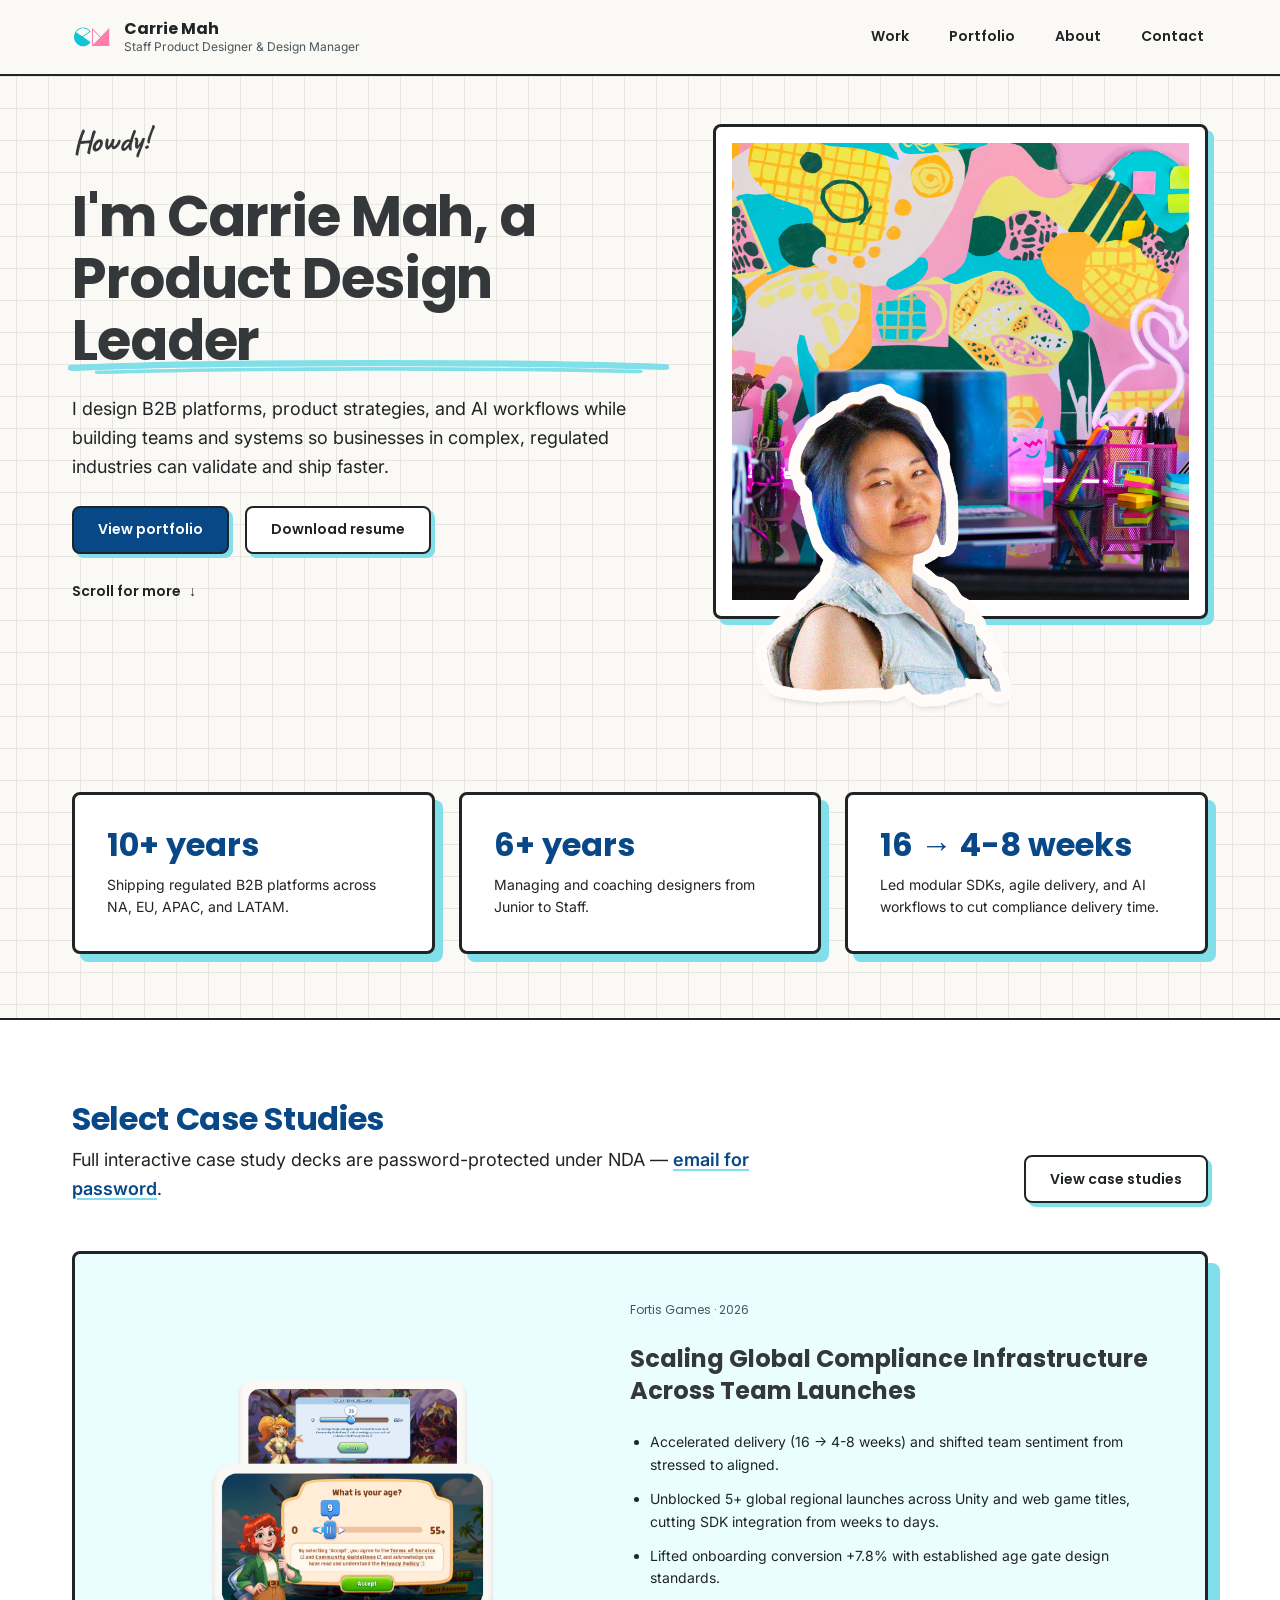
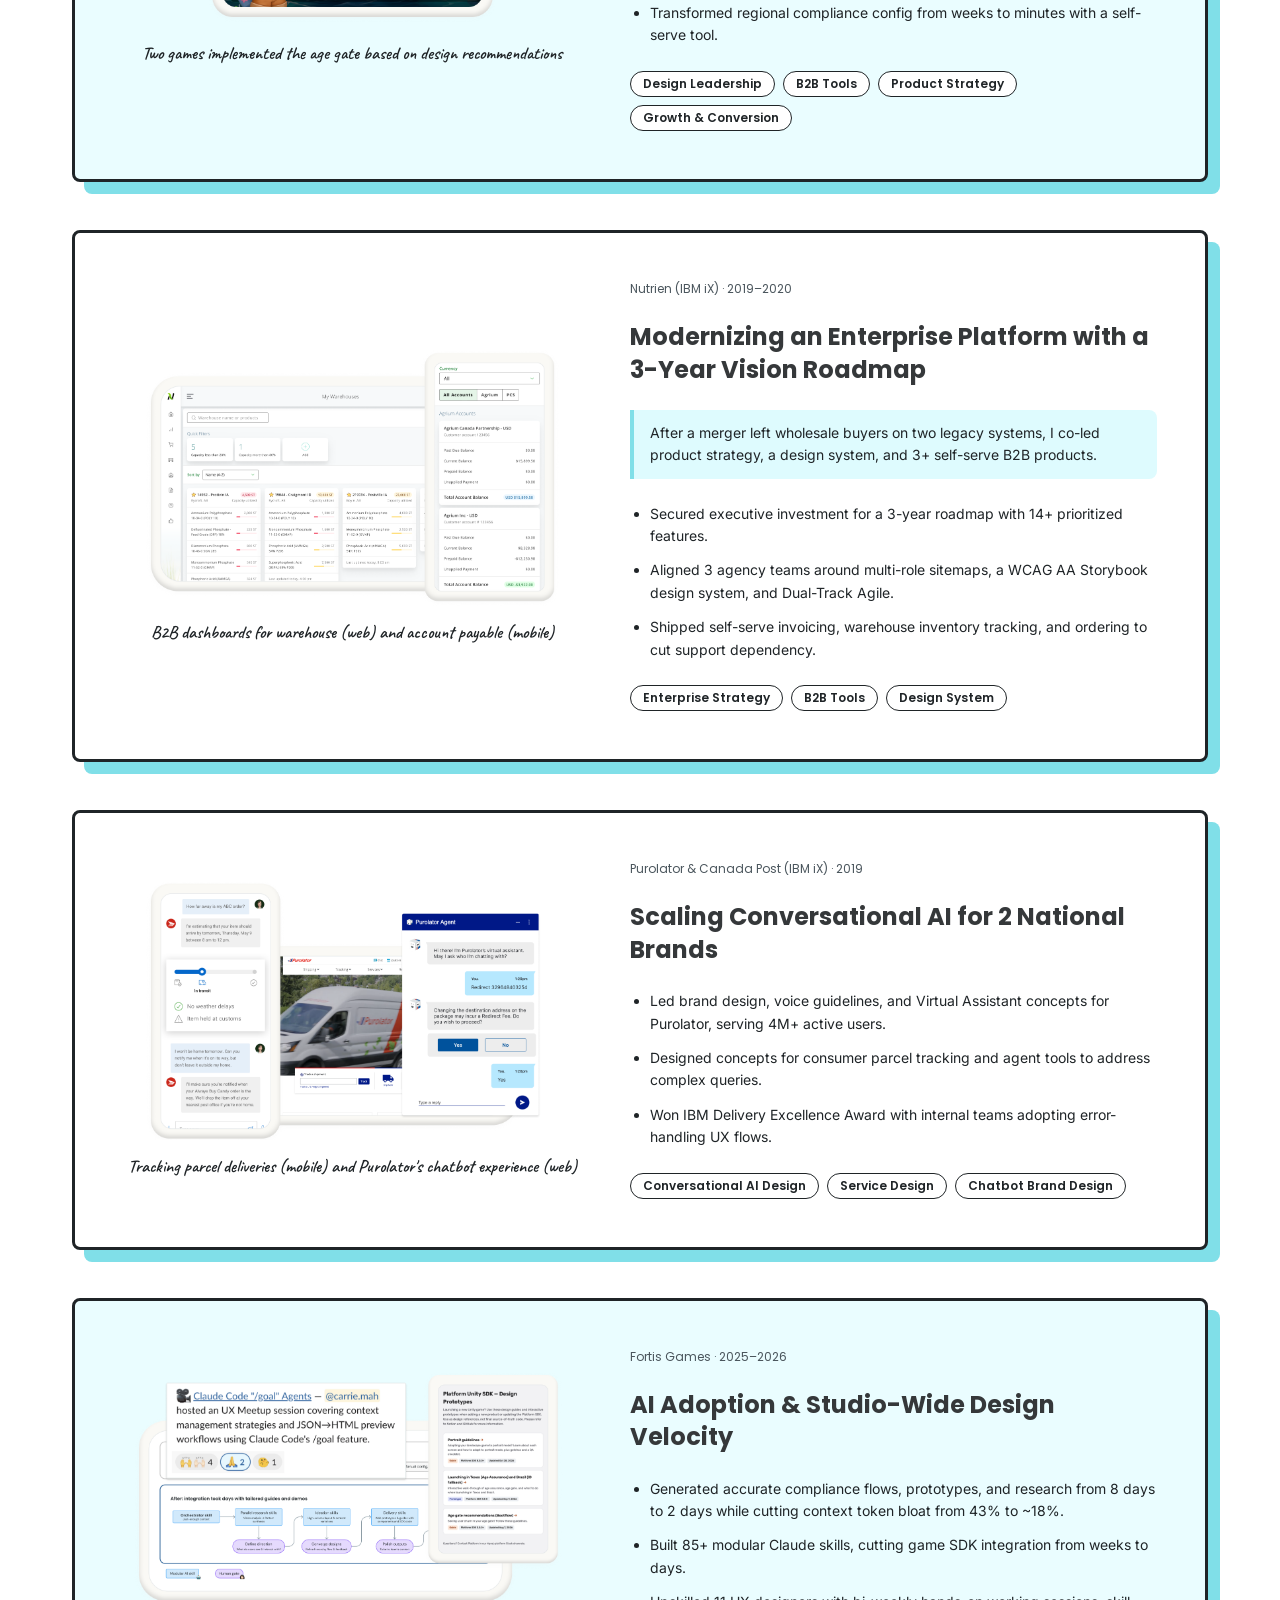
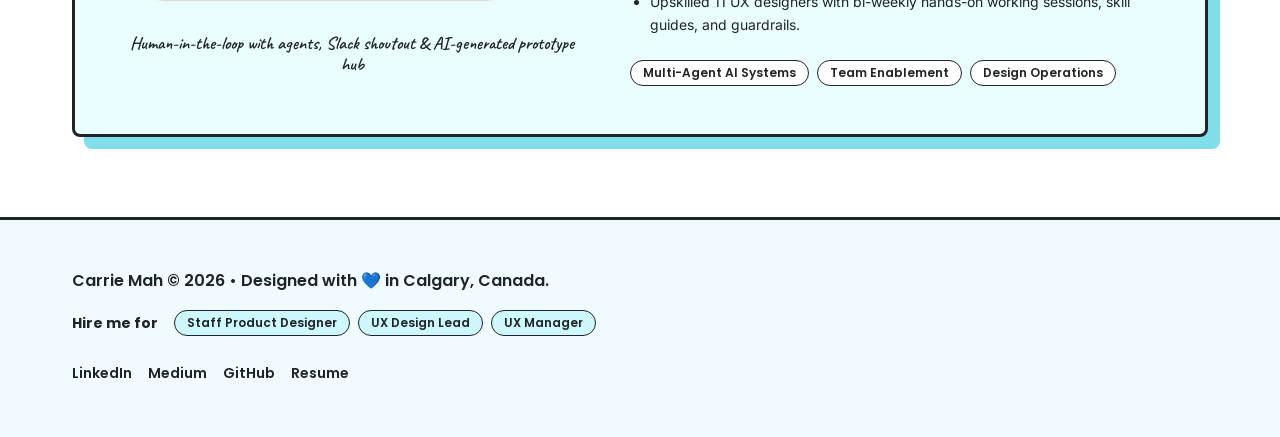
<file: index.html>
<!DOCTYPE html>
<html lang="en">
<head>
  <meta charset="UTF-8">
  <meta name="viewport" content="width=device-width, initial-scale=1.0">
  <title>Carrie Mah — Staff Product Designer &amp; Design Manager</title>
  <meta name="description" content="I design B2B platforms, product strategies, and AI workflows while building teams and systems so businesses in complex, regulated industries can validate and ship faster.">
  <!-- Google Fonts: Poppins, Inter, Caveat -->
  <link rel="preconnect" href="https://fonts.googleapis.com">
  <link rel="preconnect" href="https://fonts.gstatic.com" crossorigin>
  <link href="https://fonts.googleapis.com/css2?family=Caveat:wght@600;700&family=Inter:wght@400;500;600;700&family=Poppins:wght@400;600;700&display=swap" rel="stylesheet">
  <link rel="icon" type="image/png" href="assets/favicon.png">
  <link rel="stylesheet" href="styles.css">
</head>
<body class="bg-graph-paper">
  <a href="#main-content" class="skip-link">Skip to main content</a>

  <header class="site-header" role="banner">
    <div class="container site-header__inner">
      <a href="index.html" class="brand-lockup" aria-label="Carrie Mah — Staff Product Designer &amp; Design Manager">
        <img src="assets/logo.png" alt="" class="brand-lockup__favicon" width="40" height="40" aria-hidden="true">
        <span class="brand-lockup__text">
          <span class="brand-lockup__title">Carrie Mah</span>
          <span class="brand-lockup__subtitle">Staff Product Designer &amp; Design Manager</span>
        </span>
      </a>

      <button
        type="button"
        class="menu-toggle"
        id="menu-toggle"
        aria-expanded="false"
        aria-controls="primary-nav"
        aria-label="Toggle navigation menu"
      >
        <svg width="22" height="22" viewBox="0 0 24 24" fill="none" stroke="currentColor" stroke-width="2.5" stroke-linecap="round" aria-hidden="true">
          <line x1="3" y1="6" x2="21" y2="6"></line>
          <line x1="3" y1="12" x2="21" y2="12"></line>
          <line x1="3" y1="18" x2="21" y2="18"></line>
        </svg>
      </button>

      <nav id="primary-nav" class="site-nav" aria-label="Primary navigation">
        <ul class="site-nav__list">
          <li><a href="index.html#portfolio" class="site-nav__link">Work</a></li>
          <li><a href="portfolio.html" class="site-nav__link">Portfolio</a></li>
          <li><a href="about.html" class="site-nav__link">About</a></li>
          <li><a href="contact.html" class="site-nav__link">Contact</a></li>
        </ul>
      </nav>
    </div>
  </header>

  <main id="main-content" tabindex="-1">
    <!-- HERO SECTION & 3 STAT CARDS -->
    <section id="top" class="section section--hero bg-graph-paper" aria-labelledby="hero-heading">
      <div class="container">
        <div class="hero-grid">
          <div class="hero-copy">
            <span class="hero-eyebrow">Howdy!</span>

            <h1 id="hero-heading" class="hero-h1">
              I'm Carrie Mah, a
              <span class="underline-accent">
                Product Design Leader
                <svg class="underline-accent__svg" viewBox="0 0 360 18" fill="none" preserveAspectRatio="none" aria-hidden="true">
                  <path d="M3 10C95 3 265 3 357 9" stroke="#80dfe8" stroke-width="7" stroke-linecap="round"/>
                  <path d="M18 15C110 10 250 10 342 14" stroke="#80dfe8" stroke-width="4" stroke-linecap="round"/>
                </svg>
              </span>
            </h1>

            <h2 class="hero-subhead">I design B2B platforms, product strategies, and AI workflows while building teams and systems so businesses in complex, regulated industries can validate and ship faster.</h2>

            <div class="btn-group">
              <a href="portfolio.html" class="btn btn--primary">View portfolio</a>
              <a href="mah-carrie_resume-2026.pdf" class="btn btn--secondary" target="_blank" rel="noopener noreferrer">Download resume</a>
            </div>

            <a href="#portfolio" class="hero-scroll">
              Scroll for more <span aria-hidden="true">↓</span>
            </a>
          </div>

          <div class="hero-portraits">
            <div class="hero-portrait-card">
              <div class="media-frame media-frame--1x1">
                <img
                  class="media-frame__img"
                  src="./assets/images/hero-main.jpg"
                  alt="Studio backdrop with a colorful 80s vibe"
                  width="800"
                  height="800"
                >
                <div class="media-frame__placeholder" aria-hidden="true">
                  <svg class="media-frame__icon" viewBox="0 0 24 24" fill="none" stroke="currentColor" stroke-width="2">
                    <rect x="3" y="3" width="18" height="18" rx="2"></rect>
                    <circle cx="8.5" cy="8.5" r="1.5"></circle>
                    <path d="M21 15l-5-5L5 21"></path>
                  </svg>
                  <span class="media-frame__path">Hero studio backdrop</span>
                  <span class="media-frame__alt">Studio backdrop with a colorful 80s vibe</span>
                </div>
              </div>
            </div>

            <div class="hero-portrait-card--secondary">
              <div class="media-frame">
                <img
                  class="media-frame__img"
                  src="./assets/images/carriem_profile.png"
                  alt="Studio portrait of Carrie Mah, Product Design Leader based in Calgary"
                  width="1071"
                  height="1275"
                >
                <div class="media-frame__placeholder" aria-hidden="true">
                  <span class="media-frame__path">Carrie Mah portrait</span>
                  <span class="media-frame__alt">Studio portrait of Carrie Mah, Product Design Leader based in Calgary</span>
                </div>
              </div>
            </div>
          </div>
        </div>

        <!-- 3 Quick-Fact Stat Cards -->
        <div class="stats-grid" aria-label="Quick facts">
          <article class="stat-card">
            <div class="stat-card__value">10+ years</div>
            <p class="stat-card__desc">Shipping regulated B2B platforms across NA, EU, APAC, and LATAM.</p>
          </article>

          <article class="stat-card">
            <div class="stat-card__value">6+ years</div>
            <p class="stat-card__desc">Managing and coaching designers from Junior to Staff.</p>
          </article>

          <article class="stat-card">
            <div class="stat-card__value">16 → 4-8 weeks</div>
            <p class="stat-card__desc">Led modular SDKs, agile delivery, and AI workflows to cut compliance delivery time.</p>
          </article>
        </div>
      </div>
    </section>

    <!-- SELECT CASE STUDIES -->
    <section id="portfolio" class="section bg-white" aria-labelledby="case-studies-heading">
      <div class="container">
        <div class="section-header">
          <div class="section-header__copy">
            <h2 id="case-studies-heading" class="section-h2">Select Case Studies</h2>
            <p class="lead-copy">Full interactive case study decks are password-protected under NDA — <a href="mailto:contact@carriemah.com?subject=Portfolio%20password%20request">email for password</a>.</p>
          </div>
          <a href="portfolio.html" class="btn btn--secondary">View case studies</a>
        </div>

        <div class="case-study-stack">
          <!-- Card 1: Fortis Games -->
          <article class="case-card case-card--fortis">
            <div class="case-card__content">
              <div class="case-card__eyebrow">Fortis Games · 2026</div>
              <h3 class="card-h3">Scaling Global Compliance Infrastructure Across Team Launches</h3>
              <ul class="case-card__bullets">
                <li>Accelerated delivery (16 → 4-8 weeks) and shifted team sentiment from stressed to aligned.</li>
                <li>Unblocked 5+ global regional launches across Unity and web game titles, cutting SDK integration from weeks to days.</li>
                <li>Lifted onboarding conversion +7.8% with established age gate design standards.</li>
                <li>Transformed regional compliance config from weeks to minutes with a self-serve tool.</li>
              </ul>
              <ul class="pill-list" aria-label="Case study tags">
                <li class="pill">Design Leadership</li>
                <li class="pill">B2B Tools</li>
                <li class="pill">Product Strategy</li>
                <li class="pill">Growth &amp; Conversion</li>
              </ul>
            </div>

            <figure class="case-card__visual">
              <div class="media-frame media-frame--16x9">
                <img
                  class="media-frame__img"
                  src="./assets/images/case-study-01/case-study-01_main-preview.png"
                  alt="Two games implemented the age gate based on design recommendations"
                  loading="lazy"
                  width="1280"
                  height="800"
                >
                <div class="media-frame__placeholder" aria-hidden="true">
                  <svg class="media-frame__icon" viewBox="0 0 24 24" fill="none" stroke="currentColor" stroke-width="2">
                    <rect x="3" y="3" width="18" height="18" rx="2"></rect>
                    <circle cx="8.5" cy="8.5" r="1.5"></circle>
                    <path d="M21 15l-5-5L5 21"></path>
                  </svg>
                  <span class="media-frame__path">Fortis Games age gate preview</span>
                  <span class="media-frame__alt">Two games implemented the age gate based on design recommendation.</span>
                </div>
              </div>
              <figcaption class="note-caption case-card__caption">Two games implemented the age gate based on design recommendations</figcaption>
            </figure>
          </article>

          <!-- Card 2: Nutrien via IBM iX (CS-02) -->
          <article class="case-card">
            <div class="case-card__content">
              <div class="case-card__eyebrow">Nutrien (IBM iX) · 2019–2020</div>
              <h3 class="card-h3">Modernizing an Enterprise Platform with a 3-Year Vision Roadmap</h3>
              <blockquote class="case-card__hook">
                After a merger left wholesale buyers on two legacy systems, I co-led product strategy, a design system, and 3+ self-serve B2B products.
              </blockquote>
              <ul class="case-card__bullets">
                <li>Secured executive investment for a 3-year roadmap with 14+ prioritized features.</li>
                <li>Aligned 3 agency teams around multi-role sitemaps, a WCAG AA Storybook design system, and Dual-Track Agile.</li>
                <li>Shipped self-serve invoicing, warehouse inventory tracking, and ordering to cut support dependency.</li>
              </ul>
              <ul class="pill-list" aria-label="Case study tags">
                <li class="pill">Enterprise Strategy</li>
                <li class="pill">B2B Tools</li>
                <li class="pill">Design System</li>
              </ul>
            </div>

            <figure class="case-card__visual">
              <div class="media-frame media-frame--16x9">
                <img
                  class="media-frame__img"
                  src="./assets/images/case-study-02/case-study-02_main-preview.png"
                  alt="B2B dashboards for warehouse (web) and account payable (mobile)"
                  loading="lazy"
                  width="1280"
                  height="800"
                >
                <div class="media-frame__placeholder" aria-hidden="true">
                  <svg class="media-frame__icon" viewBox="0 0 24 24" fill="none" stroke="currentColor" stroke-width="2">
                    <rect x="3" y="3" width="18" height="18" rx="2"></rect>
                    <circle cx="8.5" cy="8.5" r="1.5"></circle>
                    <path d="M21 15l-5-5L5 21"></path>
                  </svg>
                  <span class="media-frame__path">Nutrien B2B dashboards preview</span>
                  <span class="media-frame__alt">B2B dashboards for warehouse (web) and account payable (mobile)</span>
                </div>
              </div>
              <figcaption class="note-caption case-card__caption">B2B dashboards for warehouse (web) and account payable (mobile)</figcaption>
            </figure>
          </article>

          <!-- Card 3: Purolator & Canada Post - IBM iX (CS-03) -->
          <article class="case-card">
            <div class="case-card__content">
              <div class="case-card__eyebrow">Purolator &amp; Canada Post (IBM iX) · 2019</div>
              <h3 class="card-h3">Scaling Conversational AI for 2 National Brands</h3>
              <ul class="case-card__bullets">
                <li>Led brand design, voice guidelines, and Virtual Assistant concepts for Purolator, serving 4M+ active users.</li>
                <li>Designed concepts for consumer parcel tracking and agent tools to address complex queries.</li>
                <li>Won IBM Delivery Excellence Award with internal teams adopting error-handling UX flows.</li>
              </ul>
              <ul class="pill-list" aria-label="Case study tags">
                <li class="pill">Conversational AI Design</li>
                <li class="pill">Service Design</li>
                <li class="pill">Chatbot Brand Design</li>
              </ul>
            </div>

            <figure class="case-card__visual">
              <div class="media-frame media-frame--16x9">
                <img
                  class="media-frame__img"
                  src="./assets/images/case-study-03/case-study-03_main-preview.png"
                  alt="Tracking parcel deliveries (mobile) and Purolator's chatbot experience (web)"
                  loading="lazy"
                  width="1280"
                  height="800"
                >
                <div class="media-frame__placeholder" aria-hidden="true">
                  <svg class="media-frame__icon" viewBox="0 0 24 24" fill="none" stroke="currentColor" stroke-width="2">
                    <rect x="3" y="3" width="18" height="18" rx="2"></rect>
                    <circle cx="8.5" cy="8.5" r="1.5"></circle>
                    <path d="M21 15l-5-5L5 21"></path>
                  </svg>
                  <span class="media-frame__path">Purolator &amp; Canada Post preview</span>
                  <span class="media-frame__alt">Tracking parcel deliveries (mobile) and Purolator's chatbot experience (web)</span>
                </div>
              </div>
              <figcaption class="note-caption case-card__caption">Tracking parcel deliveries (mobile) and Purolator's chatbot experience (web)</figcaption>
            </figure>
          </article>

          <!-- Card 4: Fortis Games AI Systems (CS-04) -->
          <article class="case-card case-card--fortis">
            <div class="case-card__content">
              <div class="case-card__eyebrow">Fortis Games · 2025–2026</div>
              <h3 class="card-h3">AI Adoption & Studio-Wide Design Velocity</h3>
              <ul class="case-card__bullets">
                <li>Generated accurate compliance flows, prototypes, and research from 8 days to 2 days while cutting context token bloat from 43% to ~18%.</li>
                <li>Built 85+ modular Claude skills, cutting game SDK integration from weeks to days.</li>
                <li>Upskilled 11 UX designers with bi-weekly hands-on working sessions, skill guides, and guardrails.</li>
              </ul>
              <ul class="pill-list" aria-label="Case study tags">
                <li class="pill">Multi-Agent AI Systems</li>
                <li class="pill">Team Enablement</li>
                <li class="pill">Design Operations</li>
              </ul>
            </div>

            <figure class="case-card__visual">
              <div class="media-frame media-frame--16x9">
                <img
                  class="media-frame__img"
                  src="./assets/images/case-study-04/case-study-04_main-preview.png"
                  alt="Human-in-the-loop with agents, Slack shoutout & AI-generated prototype hub"
                  loading="lazy"
                  width="1280"
                  height="800"
                >
                <div class="media-frame__placeholder" aria-hidden="true">
                  <svg class="media-frame__icon" viewBox="0 0 24 24" fill="none" stroke="currentColor" stroke-width="2">
                    <rect x="3" y="3" width="18" height="18" rx="2"></rect>
                    <circle cx="8.5" cy="8.5" r="1.5"></circle>
                    <path d="M21 15l-5-5L5 21"></path>
                  </svg>
                  <span class="media-frame__path">Fortis AI workflows preview</span>
                  <span class="media-frame__alt">Human-in-the-loop with agents, Slack shoutout & AI-generated prototype hub</span>
                </div>
              </div>
              <figcaption class="note-caption case-card__caption">Human-in-the-loop with agents, Slack shoutout & AI-generated prototype hub</figcaption>
            </figure>
          </article>
        </div>
      </div>
    </section>
  </main>

  <div data-include="footer.html"></div>

  <script src="script.js"></script>
</body>
</html>
</file>
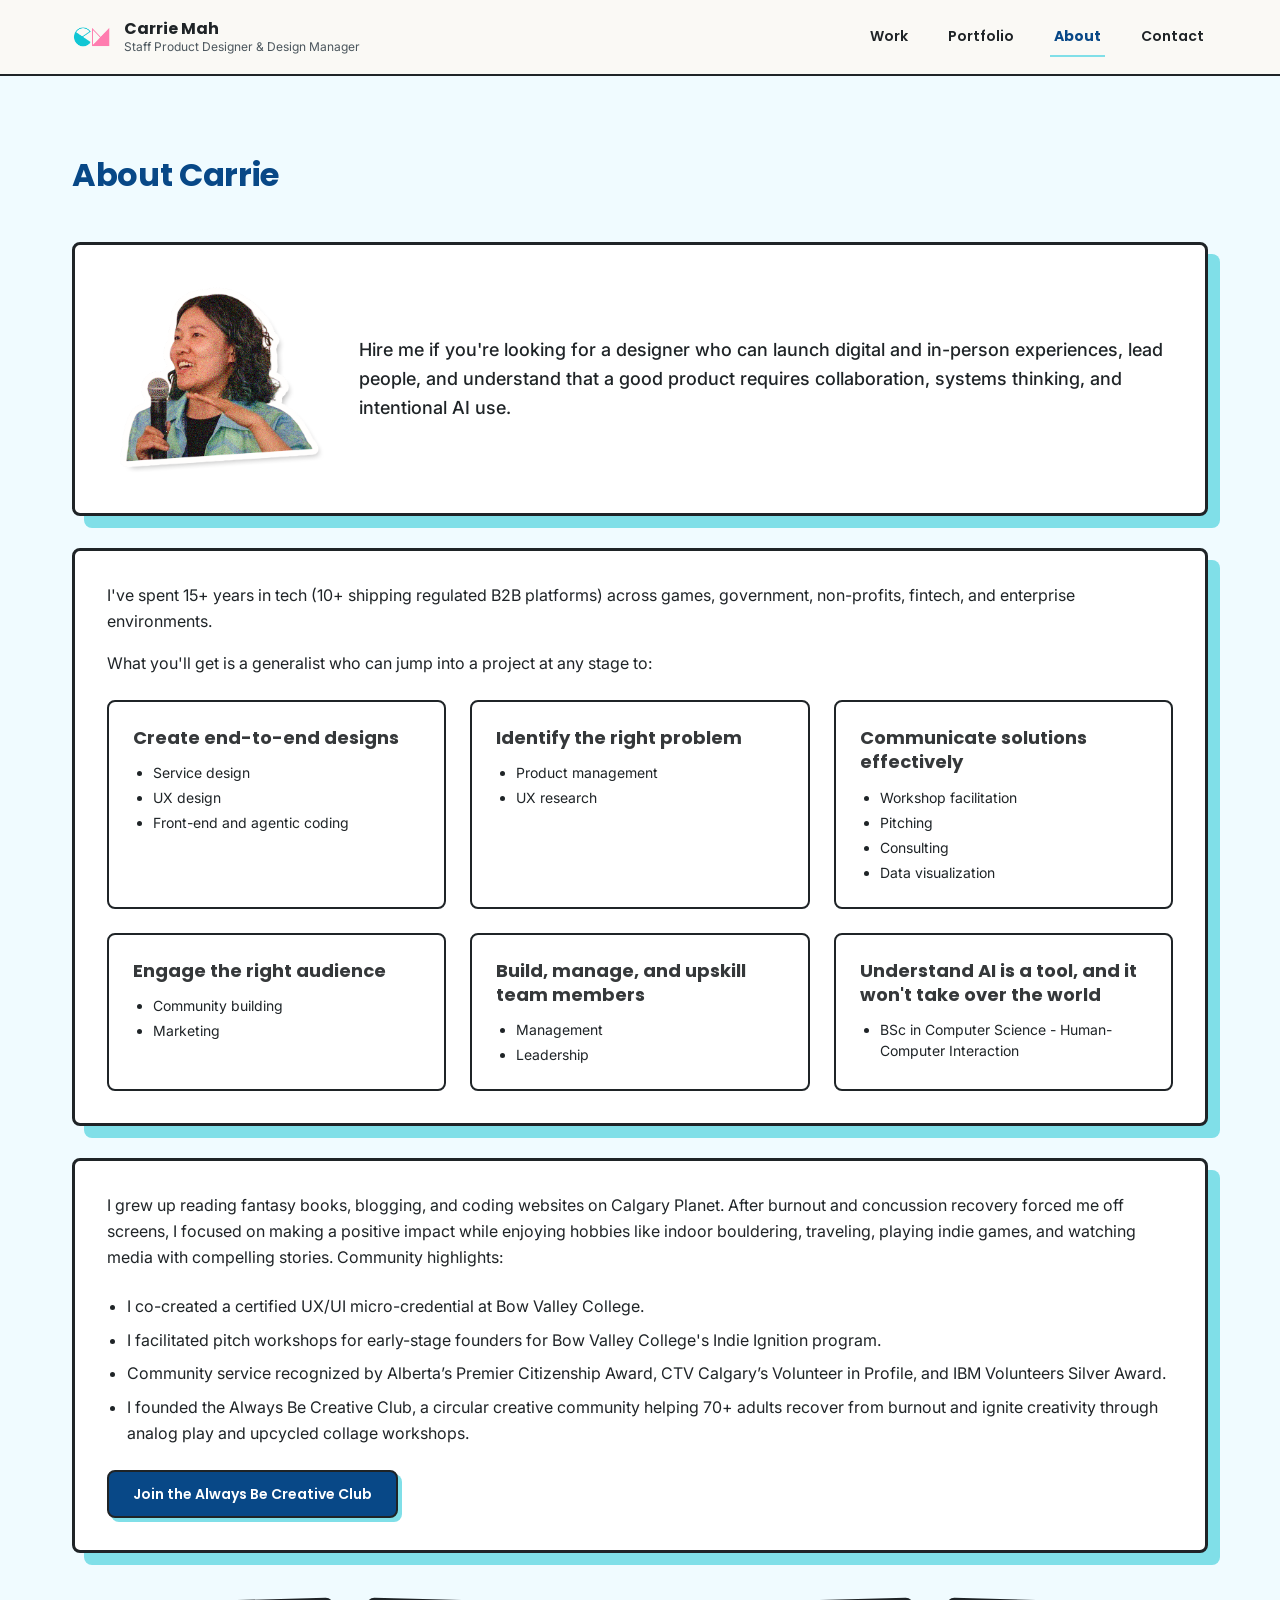
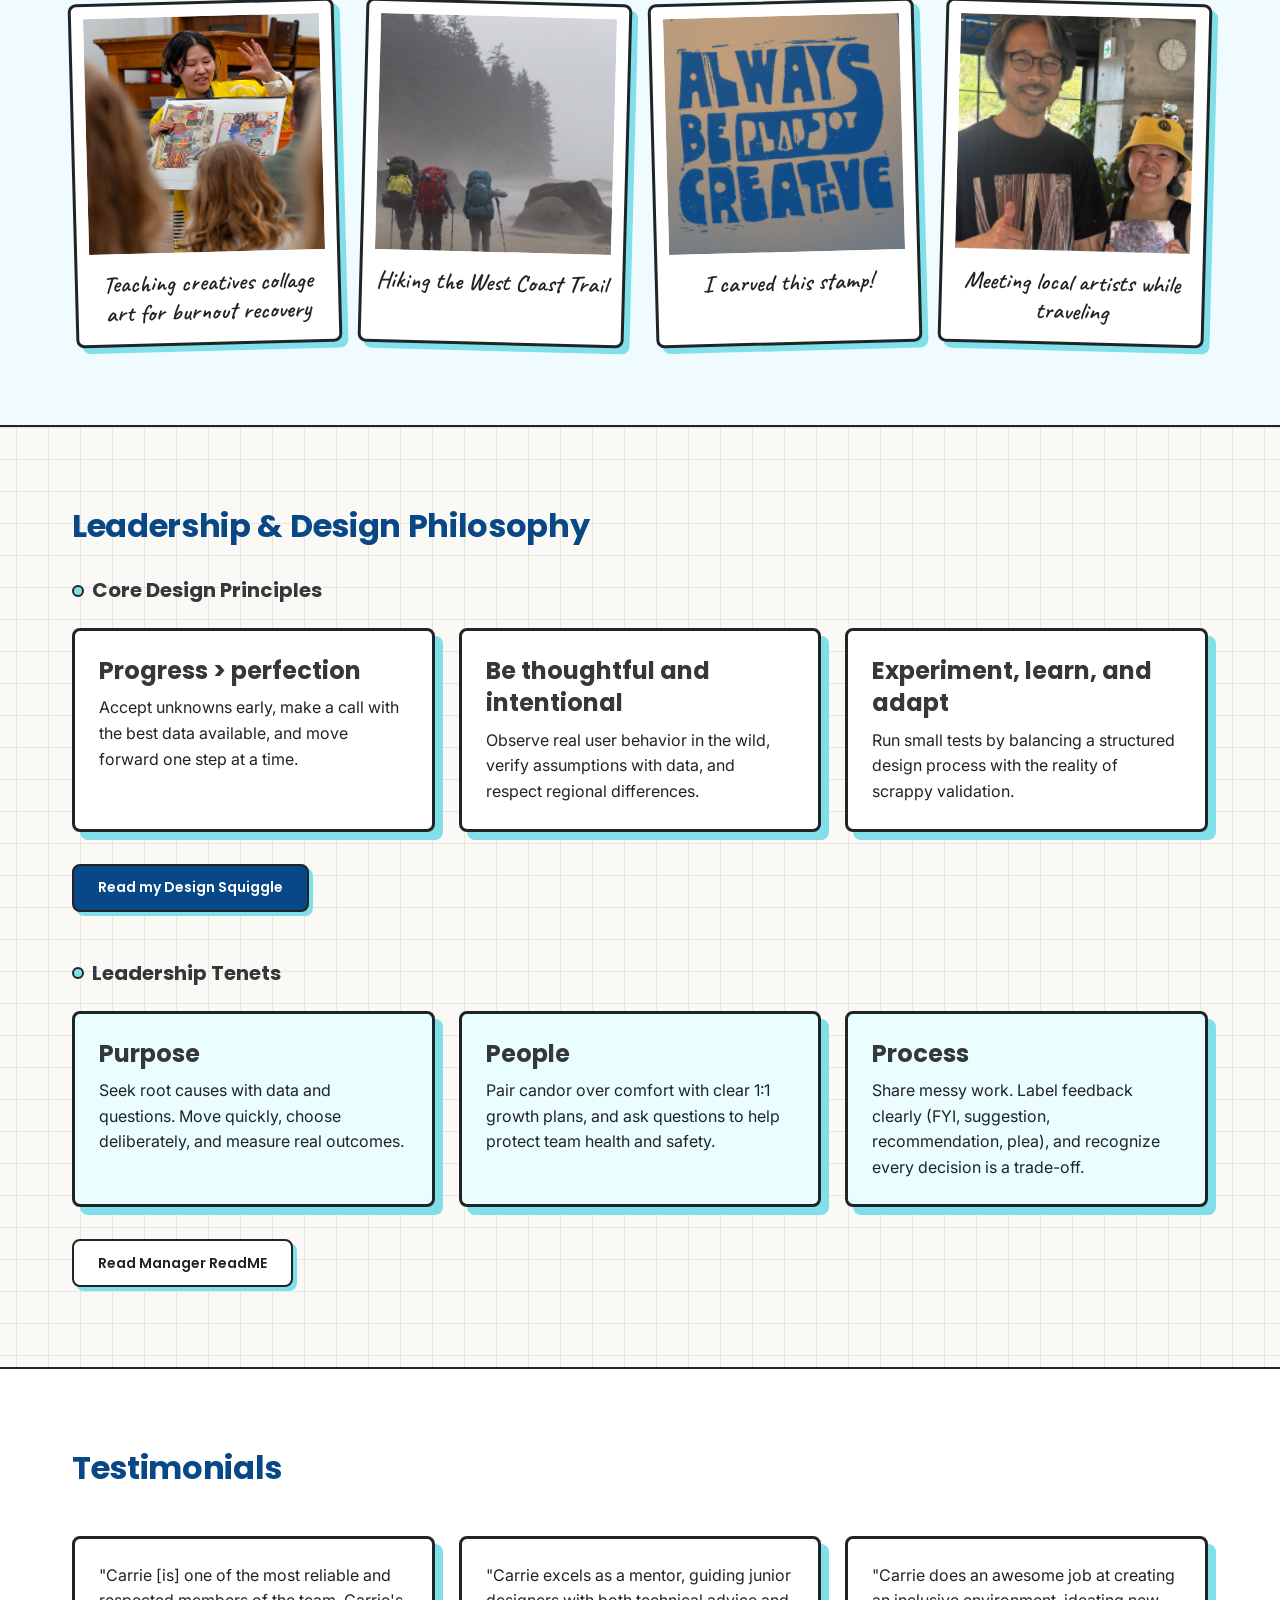
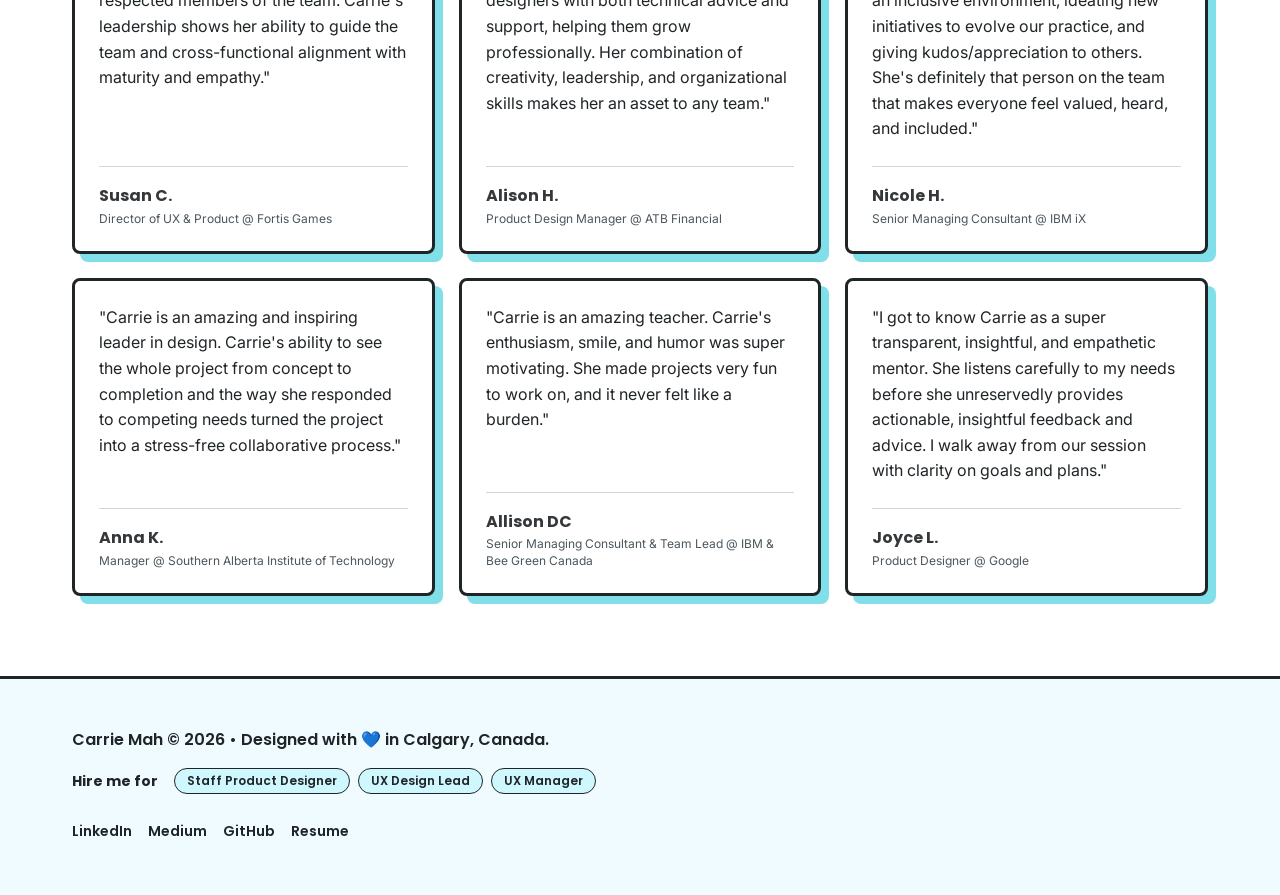
<file: about.html>
<!DOCTYPE html>
<html lang="en">
<head>
  <meta charset="UTF-8">
  <meta name="viewport" content="width=device-width, initial-scale=1.0">
  <title>About — Carrie Mah</title>
  <meta name="description" content="Learn about Carrie Mah's 15+ years in tech, generalist product design capabilities, leadership tenets, community building, and peer testimonials.">
  <!-- Google Fonts: Poppins, Inter, Caveat -->
  <link rel="preconnect" href="https://fonts.googleapis.com">
  <link rel="preconnect" href="https://fonts.gstatic.com" crossorigin>
  <link href="https://fonts.googleapis.com/css2?family=Caveat:wght@600;700&family=Inter:wght@400;500;600;700&family=Poppins:wght@400;600;700&display=swap" rel="stylesheet">
  <link rel="icon" type="image/png" href="assets/favicon.png">
  <link rel="stylesheet" href="styles.css">
</head>
<body class="bg-graph-paper">
  <a href="#main-content" class="skip-link">Skip to main content</a>

  <header class="site-header" role="banner">
    <div class="container site-header__inner">
      <a href="index.html" class="brand-lockup" aria-label="Carrie Mah — Staff Product Designer &amp; Design Manager">
        <img src="assets/logo.png" alt="" class="brand-lockup__favicon" width="40" height="40" aria-hidden="true">
        <span class="brand-lockup__text">
          <span class="brand-lockup__title">Carrie Mah</span>
          <span class="brand-lockup__subtitle">Staff Product Designer &amp; Design Manager</span>
        </span>
      </a>

      <button
        type="button"
        class="menu-toggle"
        id="menu-toggle"
        aria-expanded="false"
        aria-controls="primary-nav"
        aria-label="Toggle navigation menu"
      >
        <svg width="22" height="22" viewBox="0 0 24 24" fill="none" stroke="currentColor" stroke-width="2.5" stroke-linecap="round" aria-hidden="true">
          <line x1="3" y1="6" x2="21" y2="6"></line>
          <line x1="3" y1="12" x2="21" y2="12"></line>
          <line x1="3" y1="18" x2="21" y2="18"></line>
        </svg>
      </button>

      <nav id="primary-nav" class="site-nav" aria-label="Primary navigation">
        <ul class="site-nav__list">
          <li><a href="index.html#portfolio" class="site-nav__link">Work</a></li>
          <li><a href="portfolio.html" class="site-nav__link">Portfolio</a></li>
          <li><a href="about.html" class="site-nav__link is-active" aria-current="page">About</a></li>
          <li><a href="contact.html" class="site-nav__link">Contact</a></li>
        </ul>
      </nav>
    </div>
  </header>

  <main id="main-content" tabindex="-1">
    <!-- SECTION 1: ABOUT CARRIE -->
    <section id="about" class="section section--first bg-ice" aria-labelledby="about-heading">
      <div class="container">
        <div class="section-header">
          <h1 id="about-heading" class="section-h2">About Carrie</h1>
        </div>

        <!-- Top Intro Callout Card -->
        <div class="about-intro-card">
          <div class="media-frame media-frame--1x1">
            <img
              class="media-frame__img"
              src="./assets/images/carriem_speaker.png"
              alt="Carrie Mah speaking on stage about pitching"
              width="800"
              height="600"
            >
            <div class="media-frame__placeholder" aria-hidden="true">
              <svg class="media-frame__icon" viewBox="0 0 24 24" fill="none" stroke="currentColor" stroke-width="2">
                <rect x="3" y="3" width="18" height="18" rx="2"></rect>
                <circle cx="8.5" cy="8.5" r="1.5"></circle>
                <path d="M21 15l-5-5L5 21"></path>
              </svg>
              <span class="media-frame__path">Carrie Mah speaking</span>
              <span class="media-frame__alt">Carrie Mah speaking on stage about pitching</span>
            </div>
          </div>

          <p class="about-intro-card__text">Hire me if you're looking for a designer who can launch digital and in-person experiences, lead people, and understand that a good product requires collaboration, systems thinking, and intentional AI use.</p>

        </div>

        <!-- Main Narrative & 6 Capability Cards -->
        <div class="about-narrative">

          <div class="capabilities-block">
            <p>I've spent 15+ years in tech (10+ shipping regulated B2B platforms) across games, government, non-profits, fintech, and enterprise environments.</p>
            <p>What you'll get is a generalist who can jump into a project at any stage to:</p>

            <div class="capabilities-grid" aria-label="Core capabilities">
              <article class="capability-card">
                <h3 class="capability-card__title">Create end-to-end designs</h3>
                <ul class="capability-card__list">
                  <li>Service design</li>
                  <li>UX design</li>
                  <li>Front-end and agentic coding</li>
                </ul>
              </article>

              <article class="capability-card">
                <h3 class="capability-card__title">Identify the right problem</h3>
                <ul class="capability-card__list">
                  <li>Product management</li>
                  <li>UX research</li>
                </ul>
              </article>

              <article class="capability-card">
                <h3 class="capability-card__title">Communicate solutions effectively</h3>
                <ul class="capability-card__list">
                  <li>Workshop facilitation</li>
                  <li>Pitching</li>
                  <li>Consulting</li>
                  <li>Data visualization</li>
                </ul>
              </article>

              <article class="capability-card">
                <h3 class="capability-card__title">Engage the right audience</h3>
                <ul class="capability-card__list">
                  <li>Community building</li>
                  <li>Marketing</li>
                </ul>
              </article>

              <article class="capability-card">
                <h3 class="capability-card__title">Build, manage, and upskill team members</h3>
                <ul class="capability-card__list">
                  <li>Management</li>
                  <li>Leadership</li>
                </ul>
              </article>

              <article class="capability-card">
                <h3 class="capability-card__title">Understand AI is a tool, and it won't take over the world</h3>
                <ul class="capability-card__list">
                  <li>BSc in Computer Science - Human-Computer Interaction</li>
                </ul>
              </article>
            </div>
          </div>
        </div>

        <!-- Separate Burnout & Community Highlights Card -->
        <div class="about-community-card">
          <p>I grew up reading fantasy books, blogging, and coding websites on Calgary Planet. After burnout and concussion recovery
            forced me off screens, I focused on making a positive impact while enjoying hobbies like indoor bouldering, 
            traveling, playing indie games, and watching media with compelling stories. Community highlights:
          </p>
          <ul class="about-list">
            <li>I co-created a certified UX/UI micro-credential at Bow Valley College.</li>
            <li>I facilitated pitch workshops for early-stage founders for Bow Valley College's Indie Ignition program.</li>
            <li>Community service recognized by Alberta’s Premier Citizenship Award, 
              CTV Calgary’s Volunteer in Profile, and IBM Volunteers Silver Award.</li>
            <li>I founded the Always Be Creative Club, a circular creative community helping 70+ adults recover from burnout and ignite creativity through analog play and upcycled collage workshops.</li>
          </ul>
          <div class="btn-group about-ctas">
            <a href="https://www.alwaysbecreative.ca/bio.html" class="btn btn--primary" target="_blank" rel="noopener noreferrer">Join the Always Be Creative Club</a>
          </div>
        </div>

        <!-- 4 Polaroid Photo Cards -->
        <div class="polaroid-grid">
          <figure class="polaroid-card">
            <div class="media-frame media-frame--1x1">
              <img
                class="media-frame__img"
                src="./assets/images/about-polaroid-01.png"
                alt="Carrie showing collages in front of a group of people"
                loading="lazy"
                width="600"
                height="600"
              >
              <div class="media-frame__placeholder" aria-hidden="true">
                <svg class="media-frame__icon" viewBox="0 0 24 24" fill="none" stroke="currentColor" stroke-width="2">
                  <rect x="3" y="3" width="18" height="18" rx="2"></rect>
                  <circle cx="8.5" cy="8.5" r="1.5"></circle>
                  <path d="M21 15l-5-5L5 21"></path>
                </svg>
                <span class="media-frame__path">Workshop collages</span>
                <span class="media-frame__alt">Carrie showing collages in front of a group of people</span>
              </div>
            </div>
            <figcaption class="note-caption">Teaching creatives collage art for burnout recovery</figcaption>
          </figure>

          <figure class="polaroid-card">
            <div class="media-frame media-frame--1x1">
              <img
                class="media-frame__img"
                src="./assets/images/about-polaroid-02.png"
                alt="Carrie hiking the West Coast Trail"
                loading="lazy"
                width="600"
                height="600"
              >
              <div class="media-frame__placeholder" aria-hidden="true">
                <svg class="media-frame__icon" viewBox="0 0 24 24" fill="none" stroke="currentColor" stroke-width="2">
                  <rect x="3" y="3" width="18" height="18" rx="2"></rect>
                  <circle cx="8.5" cy="8.5" r="1.5"></circle>
                  <path d="M21 15l-5-5L5 21"></path>
                </svg>
                <span class="media-frame__path">West Coast Trail hike</span>
                <span class="media-frame__alt">Carrie hiking the West Coast Trail</span>
              </div>
            </div>
            <figcaption class="note-caption">Hiking the West Coast Trail</figcaption>
          </figure>

          <figure class="polaroid-card">
            <div class="media-frame media-frame--1x1">
              <img
                class="media-frame__img"
                src="./assets/images/about-polaroid-03.png"
                alt="A hand-carved linocut stamp made by Carrie that says Always Be Creative"
                loading="lazy"
                width="600"
                height="600"
              >
              <div class="media-frame__placeholder" aria-hidden="true">
                <svg class="media-frame__icon" viewBox="0 0 24 24" fill="none" stroke="currentColor" stroke-width="2">
                  <rect x="3" y="3" width="18" height="18" rx="2"></rect>
                  <circle cx="8.5" cy="8.5" r="1.5"></circle>
                  <path d="M21 15l-5-5L5 21"></path>
                </svg>
                <span class="media-frame__path">Always Be Creative linocut</span>
                <span class="media-frame__alt">A hand-carved linocut stamp made by Carrie that says Always Be Creative</span>
              </div>
            </div>
            <figcaption class="note-caption">I carved this stamp!</figcaption>
          </figure>

          <figure class="polaroid-card">
            <div class="media-frame media-frame--1x1">
              <img
                class="media-frame__img"
                src="./assets/images/about-polaroid-04.png"
                alt="Carrie beside a Japanese artist"
                loading="lazy"
                width="600"
                height="600"
              >
              <div class="media-frame--floater" aria-hidden="true">
                <svg class="media-frame__icon" viewBox="0 0 24 24" fill="none" stroke="currentColor" stroke-width="2">
                  <rect x="3" y="3" width="18" height="18" rx="2"></rect>
                  <circle cx="8.5" cy="8.5" r="1.5"></circle>
                  <path d="M21 15l-5-5L5 21"></path>
                </svg>
                <span class="media-frame__path">Studio portrait with artist</span>
                <span class="media-frame__alt">Carrie beside a Japanese artist</span>
              </div>
            </div>
            <figcaption class="note-caption">Meeting local artists while traveling</figcaption>
          </figure>
        </div>
      </div>
    </section>

    <!-- SECTION 2: LEADERSHIP & DESIGN PHILOSOPHY -->
    <section id="leadership" class="section bg-graph-paper" aria-labelledby="leadership-heading">
      <div class="container">
        <h2 id="leadership-heading" class="section-h2">Leadership &amp; Design Philosophy</h2>

        <div class="philosophy-group">
          <h3 class="philosophy-group__label">
            <span class="eyebrow-dot" aria-hidden="true"></span>
            Core Design Principles
          </h3>
          <div class="cards-3col">
            <article class="principle-card">
              <h4 class="card-h3">Progress &gt; perfection</h4>
              <p>Accept unknowns early, make a call with the best data available, and move forward one step at a time.</p>
            </article>

            <article class="principle-card">
              <h4 class="card-h3">Be thoughtful and intentional</h4>
              <p>Observe real user behavior in the wild, verify assumptions with data, and respect regional differences.</p>
            </article>

            <article class="principle-card">
              <h4 class="card-h3">Experiment, learn, and adapt</h4>
              <p>Run small tests by balancing a structured design process with the reality of scrappy validation.</p>
            </article>
          </div>
          <div class="philosophy-group__cta">
            <a href="https://carriemahplay.medium.com/" class="btn btn--primary" target="_blank" rel="noopener noreferrer">Read my Design Squiggle</a>
          </div>
        </div>

        <div class="philosophy-group">
          <h3 class="philosophy-group__label">
            <span class="eyebrow-dot" aria-hidden="true"></span>
            Leadership Tenets
          </h3>
          <div class="cards-3col">
            <article class="principle-card principle-card--tenet">
              <h4 class="card-h3">Purpose</h4>
              <p>Seek root causes with data and questions. Move quickly, choose deliberately, and measure real outcomes.</p>
            </article>

            <article class="principle-card principle-card--tenet">
              <h4 class="card-h3">People</h4>
              <p>Pair candor over comfort with clear 1:1 growth plans, and ask questions to help protect team health and safety.</p>
            </article>

            <article class="principle-card principle-card--tenet">
              <h4 class="card-h3">Process</h4>
              <p>Share messy work. Label feedback clearly (FYI, suggestion, recommendation, plea), and recognize every decision is a trade-off.</p>
            </article>
          </div>
        </div>

        <div class="philosophy-cta">
          <a href="https://managerreadme.com/readme/carriemahplay" class="btn btn--secondary" target="_blank" rel="noopener noreferrer">Read Manager ReadME</a>
        </div>
      </div>
    </section>

    <!-- SECTION 3: TESTIMONIALS -->
    <section id="testimonials" class="section bg-white" aria-labelledby="testimonials-heading">
      <div class="container">
        <div class="section-header">
          <h2 id="testimonials-heading" class="section-h2">Testimonials</h2>
        </div>

        <div class="testimonials-grid">
          <figure class="testimonial-card">
            <blockquote class="testimonial-card__quote">
              "Carrie [is] one of the most reliable and respected members of the team. Carrie's leadership shows her ability to guide the team and cross-functional alignment with maturity and empathy."
            </blockquote>
            <figcaption class="testimonial-card__author">
              <span class="testimonial-card__name">Susan C.</span>
              <span class="testimonial-card__role">Director of UX &amp; Product @ Fortis Games</span>
            </figcaption>
          </figure>

          <figure class="testimonial-card">
            <blockquote class="testimonial-card__quote">
              "Carrie excels as a mentor, guiding junior designers with both technical advice and support, helping them grow professionally. Her combination of creativity, leadership, and organizational skills makes her an asset to any team."
            </blockquote>
            <figcaption class="testimonial-card__author">
              <span class="testimonial-card__name">Alison H.</span>
              <span class="testimonial-card__role">Product Design Manager @ ATB Financial</span>
            </figcaption>
          </figure>

          <figure class="testimonial-card">
            <blockquote class="testimonial-card__quote">
              "Carrie does an awesome job at creating an inclusive environment, ideating new initiatives to evolve our practice, and giving kudos/appreciation to others. She's definitely that person on the team that makes everyone feel valued, heard, and included."
            </blockquote>
            <figcaption class="testimonial-card__author">
              <span class="testimonial-card__name">Nicole H.</span>
              <span class="testimonial-card__role">Senior Managing Consultant @ IBM iX</span>
            </figcaption>
          </figure>

          <figure class="testimonial-card">
            <blockquote class="testimonial-card__quote">
              "Carrie is an amazing and inspiring leader in design. Carrie's ability to see the whole project from concept to completion and the way she responded to competing needs turned the project into a stress-free collaborative process."
            </blockquote>
            <figcaption class="testimonial-card__author">
              <span class="testimonial-card__name">Anna K.</span>
              <span class="testimonial-card__role">Manager @ Southern Alberta Institute of Technology</span>
            </figcaption>
          </figure>

          <figure class="testimonial-card">
            <blockquote class="testimonial-card__quote">
              "Carrie is an amazing teacher. Carrie's enthusiasm, smile, and humor was super motivating. She made projects very fun to work on, and it never felt like a burden."
            </blockquote>
            <figcaption class="testimonial-card__author">
              <span class="testimonial-card__name">Allison DC</span>
              <span class="testimonial-card__role">Senior Managing Consultant &amp; Team Lead @ IBM &amp; Bee Green Canada</span>
            </figcaption>
          </figure>

          <figure class="testimonial-card">
            <blockquote class="testimonial-card__quote">
              "I got to know Carrie as a super transparent, insightful, and empathetic mentor. She listens carefully to my needs before she unreservedly provides actionable, insightful feedback and advice. I walk away from our session with clarity on goals and plans."
            </blockquote>
            <figcaption class="testimonial-card__author">
              <span class="testimonial-card__name">Joyce L.</span>
              <span class="testimonial-card__role">Product Designer @ Google</span>
            </figcaption>
          </figure>
        </div>
      </div>
    </section>
  </main>

  <div data-include="footer.html"></div>

  <script src="script.js"></script>
</body>
</html>
</file>
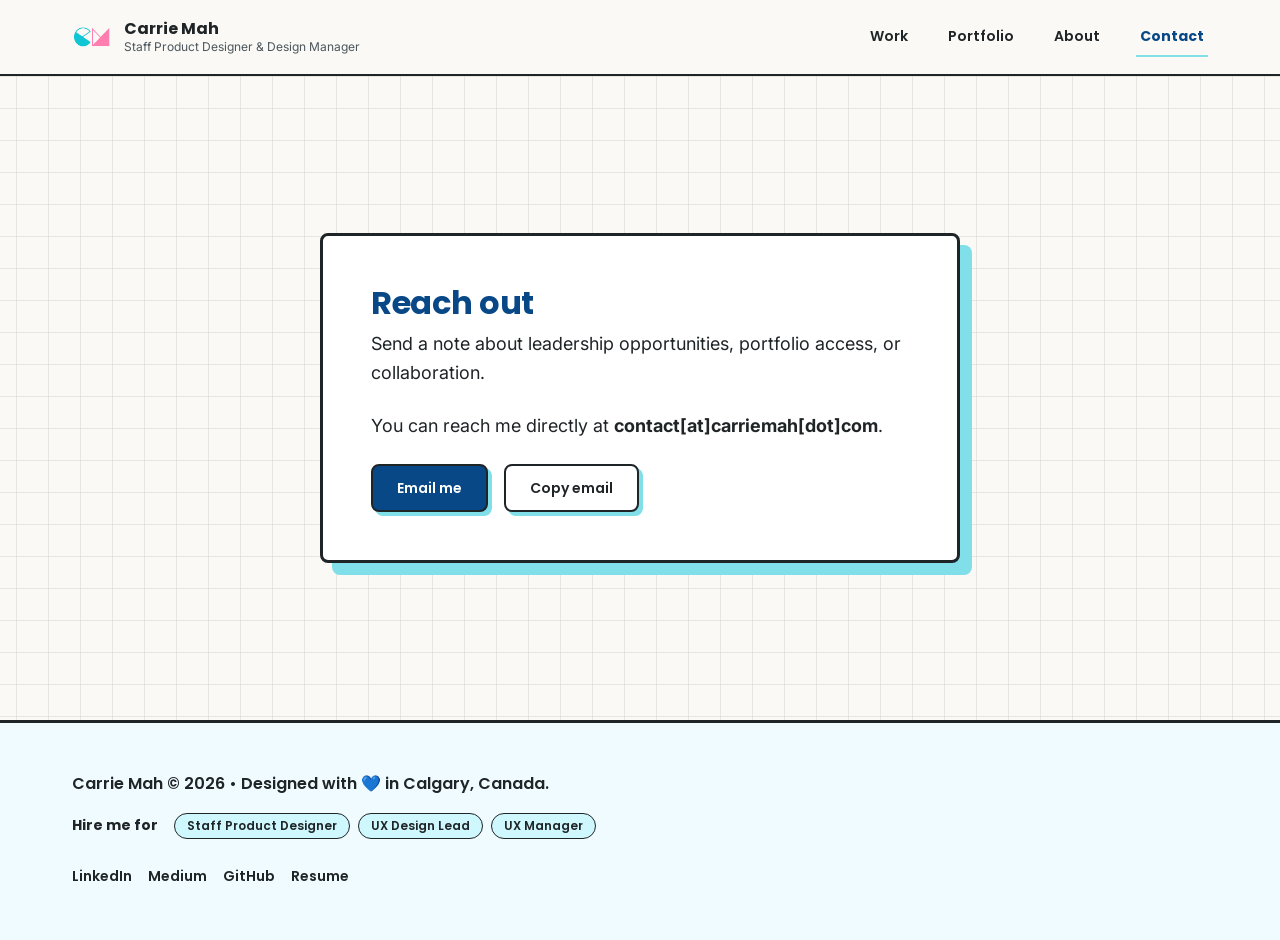
<file: contact.html>
<!DOCTYPE html>
<html lang="en">
<head>
  <meta charset="UTF-8">
  <meta name="viewport" content="width=device-width, initial-scale=1.0">
  <title>Contact — Carrie Mah</title>
  <meta name="description" content="Reach out to Carrie Mah regarding Staff Product Designer, UX Design Lead, UX Manager roles, or portfolio access.">
  <!-- Google Fonts: Poppins, Inter, Caveat -->
  <link rel="preconnect" href="https://fonts.googleapis.com">
  <link rel="preconnect" href="https://fonts.gstatic.com" crossorigin>
  <link href="https://fonts.googleapis.com/css2?family=Caveat:wght@600;700&family=Inter:wght@400;500;600;700&family=Poppins:wght@400;600;700&display=swap" rel="stylesheet">
  <link rel="icon" type="image/png" href="assets/favicon.png">
  <link rel="stylesheet" href="styles.css">
</head>
<body class="bg-graph-paper">
  <a href="#main-content" class="skip-link">Skip to main content</a>

  <header class="site-header" role="banner">
    <div class="container site-header__inner">
      <a href="index.html" class="brand-lockup" aria-label="Carrie Mah — Staff Product Designer &amp; Design Manager">
        <img src="assets/logo.png" alt="" class="brand-lockup__favicon" width="40" height="40" aria-hidden="true">
        <span class="brand-lockup__text">
          <span class="brand-lockup__title">Carrie Mah</span>
          <span class="brand-lockup__subtitle">Staff Product Designer &amp; Design Manager</span>
        </span>
      </a>

      <button
        type="button"
        class="menu-toggle"
        id="menu-toggle"
        aria-expanded="false"
        aria-controls="primary-nav"
        aria-label="Toggle navigation menu"
      >
        <svg width="22" height="22" viewBox="0 0 24 24" fill="none" stroke="currentColor" stroke-width="2.5" stroke-linecap="round" aria-hidden="true">
          <line x1="3" y1="6" x2="21" y2="6"></line>
          <line x1="3" y1="12" x2="21" y2="12"></line>
          <line x1="3" y1="18" x2="21" y2="18"></line>
        </svg>
      </button>

      <nav id="primary-nav" class="site-nav" aria-label="Primary navigation">
        <ul class="site-nav__list">
          <li><a href="index.html#portfolio" class="site-nav__link">Work</a></li>
          <li><a href="portfolio.html" class="site-nav__link">Portfolio</a></li>
          <li><a href="about.html" class="site-nav__link">About</a></li>
          <li><a href="contact.html" class="site-nav__link is-active" aria-current="page">Contact</a></li>
        </ul>
      </nav>
    </div>
  </header>

  <main id="main-content" tabindex="-1">
    <section class="contact-section bg-graph-paper" aria-labelledby="contact-heading">
      <div class="container">
        <div class="contact-card">
          <div class="contact-card__header">
            <h1 id="contact-heading" class="section-h2">Reach out</h1>
            <p class="lead-copy">Send a note about leadership opportunities, portfolio access, or collaboration.</p>
          </div>

          <div class="contact-form">
            <p class="lead-copy">You can reach me directly at <strong>contact[at]carriemah[dot]com</strong>.</p>

            <div class="btn-group">
              <button type="button" class="btn btn--primary" id="email-open-btn">Email me</button>
              <button type="button" class="btn btn--secondary" id="email-copy-btn">Copy email</button>
            </div>

            <div id="contact-feedback" class="form-feedback" role="status" aria-live="polite" hidden>
              <p id="contact-feedback-text"></p>
            </div>
          </div>
        </div>
      </div>
    </section>
  </main>

  <div data-include="footer.html"></div>

  <script src="script.js"></script>
</body>
</html>
</file>
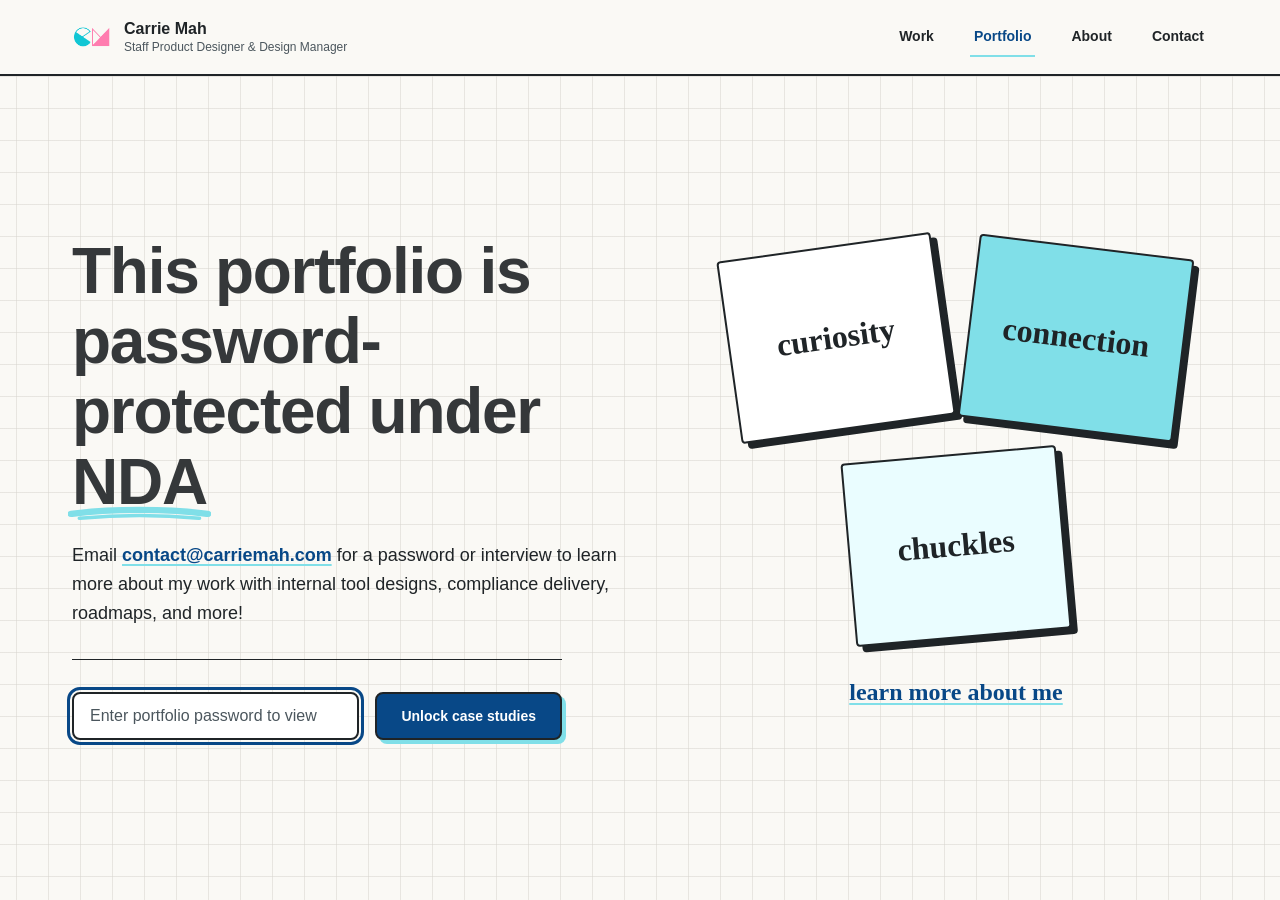
<file: portfolio.html>
<!DOCTYPE html>
<html lang="en">
<head>
  <meta charset="UTF-8">
  <meta name="viewport" content="width=device-width, initial-scale=1.0">
  <meta name="robots" content="noindex, nofollow">
  <meta http-equiv="Content-Security-Policy" content="default-src 'self'; script-src 'self'; style-src 'self' 'unsafe-inline' https://fonts.googleapis.com; font-src 'self' https://fonts.gstatic.com; img-src 'self' data:; media-src 'self'; connect-src 'self'; object-src 'none'; base-uri 'self'; form-action 'self';">
  <title>Portfolio — Carrie Mah</title>
  <meta name="description" content="Password-protected interactive case study presentation decks by Carrie Mah.">
  <!-- Google Fonts: Poppins, Inter, Caveat -->
  <link rel="preconnect" href="https://fonts.googleapis.com">
  <link rel="preconnect" href="https://fonts.gstatic.com" crossorigin>
  <link href="https://fonts.googleapis.com/css2?family=Caveat:wght@600;700&family=Inter:wght@400;500;600;700&family=Poppins:wght@400;600;700&display=swap" rel="stylesheet">
  <link rel="icon" type="image/png" href="assets/favicon.png">
  <link rel="stylesheet" href="styles.css">
  <link rel="stylesheet" href="portfolio.css">
</head>
<body class="bg-graph-paper">
  <a href="#main-content" class="skip-link">Skip to main content</a>

  <!-- TOP NAVIGATION BAR (Switches automatically between Locked Gate & Unlocked Deck) -->
  <header class="site-header">
    <div class="container site-header__inner">
      <!-- Standard Header (Shown while locked) -->
      <div class="site-header__standard">
        <a href="index.html" class="brand-lockup">
          <img src="assets/logo.png" alt="" class="brand-lockup__favicon" width="40" height="40" aria-hidden="true">
          <span class="brand-lockup__text">
            <span class="brand-lockup__title">Carrie Mah</span>
            <span class="brand-lockup__subtitle">Staff Product Designer &amp; Design Manager</span>
          </span>
        </a>
        <button class="menu-toggle" type="button" aria-expanded="false" aria-controls="primary-nav" aria-label="Toggle navigation">
          <span aria-hidden="true">☰</span>
        </button>
        <nav class="site-nav" id="primary-nav" aria-label="Primary">
          <ul class="site-nav__list">
            <li><a class="site-nav__link" href="index.html#portfolio">Work</a></li>
            <li><a class="site-nav__link is-active" href="portfolio.html" aria-current="page">Portfolio</a></li>
            <li><a class="site-nav__link" href="about.html">About</a></li>
            <li><a class="site-nav__link" href="contact.html">Contact</a></li>
          </ul>
        </nav>
      </div>

      <!-- Unlocked Deck Header (Matches index.html container & baseline) -->
      <div class="site-header__deck">
        <a href="index.html" class="site-nav__link deck-back-link">&larr; Back to Home</a>
        <nav class="deck-switcher" aria-label="Case studies">
          <button type="button" class="site-nav__link deck-tab is-active" data-deck-jump="0" aria-current="true">Fortis</button>
          <button type="button" class="site-nav__link deck-tab" data-deck-jump="1">Nutrien</button>
          <button type="button" class="site-nav__link deck-tab" data-deck-jump="2">Innovapost</button>
          <button type="button" class="site-nav__link deck-tab" data-deck-jump="3">AI</button>
        </nav>
      </div>
    </div>
  </header>

  <main id="main-content" tabindex="-1">
    <!-- ======================================================================
         PASSWORD GATE VIEW (.gate-page)
         ====================================================================== -->
    <section id="gate-view" class="gate-page bg-graph-paper" aria-labelledby="gate-heading">
      <div class="container">
        <div class="gate-layout">
          <div class="gate-content">
            <h1 id="gate-heading" class="gate-h1">
              This portfolio is password-protected under
              <span class="underline-accent">
                NDA
                <svg class="underline-accent__svg" viewBox="0 0 120 18" fill="none" preserveAspectRatio="none" aria-hidden="true">
                  <path d="M3 10C35 4 85 4 117 10" stroke="#80dfe8" stroke-width="7" stroke-linecap="round"/>
                  <path d="M10 15C42 11 78 11 110 15" stroke="#80dfe8" stroke-width="4" stroke-linecap="round"/>
                </svg>
              </span>
            </h1>

            <p class="lead-copy">Email <a href="mailto:contact@carriemah.com?subject=Portfolio%20password%20request">contact@carriemah.com</a> for a password or interview
              to learn more about my work with internal tool designs, compliance delivery, roadmaps, and more!</p>

            <hr class="gate-divider">

            <form id="password-gate-form" class="gate-form" novalidate>
              <label for="portfolio-password" class="sr-only">Enter portfolio password to view</label>
              <div class="gate-form__row">
                <input
                  id="portfolio-password"
                  name="password"
                  type="password"
                  class="gate-input"
                  placeholder="Enter portfolio password to view"
                  autocomplete="current-password"
                  required
                >
                <button type="submit" class="btn btn--primary">Unlock case studies</button>
              </div>
              <p id="gate-error" class="gate-error" role="alert" aria-live="polite" hidden>Incorrect password. Check your invite or <a href="mailto:contact@carriemah.com?subject=Portfolio%20password%20request">email for password</a>.</p>
            </form>
          </div>

          <div class="notes-cluster" aria-label="Portfolio highlights">
            <div class="paper-note paper-note--1">curiosity</div>
            <div class="paper-note paper-note--2">connection</div>
            <div class="paper-note--3-wrap">
              <div class="paper-note paper-note--3">chuckles</div>
              <a href="about.html" class="paper-note-link">learn more about me</a>
            </div>
          </div>
        </div>
      </div>
    </section>

    <!-- ======================================================================
         UNLOCKED HORIZONTAL PRESENTATION DECK READER (.deck-page)
         ====================================================================== -->
    <section id="gated-view" class="deck-page bg-graph-paper" aria-label="Gated Case Study Presentations" hidden>
      <div id="deck-mount"></div>

      <!-- Bottom Control Bar: Left Icon-Only Download PDF | Center Clean Slide Numbers | Right Tertiary Prev/Next -->
      <div class="deck-controls no-print" role="region" aria-label="Slide navigation controls">
        <div class="deck-controls__left">
          <button
            type="button"
            class="btn btn--secondary btn--icon"
            id="print-pdf-btn"
            title="Download PDF"
            data-tooltip="Download PDF"
            aria-label="Download PDF"
          >
            <svg width="18" height="18" viewBox="0 0 24 24" fill="none" stroke="currentColor" stroke-width="2.2" stroke-linecap="round" stroke-linejoin="round" aria-hidden="true">
              <path d="M21 15v4a2 2 0 0 1-2 2H5a2 2 0 0 1-2-2v-4"></path>
              <polyline points="7 10 12 15 17 10"></polyline>
              <line x1="12" y1="15" x2="12" y2="3"></line>
            </svg>
          </button>
        </div>

        <div class="deck-controls__center">
          <div class="deck-scrubber" id="deck-scrubber" aria-label="Jump to slide"></div>
        </div>

        <div class="deck-controls__nav">
          <button type="button" class="btn btn--tertiary" id="slide-prev" aria-label="Previous slide">← Prev</button>
          <button type="button" class="btn btn--tertiary" id="slide-next" aria-label="Next slide">Next →</button>
        </div>
      </div>
    </section>
  </main>

  <script src="script.js"></script>
</body>
</html>
</file>
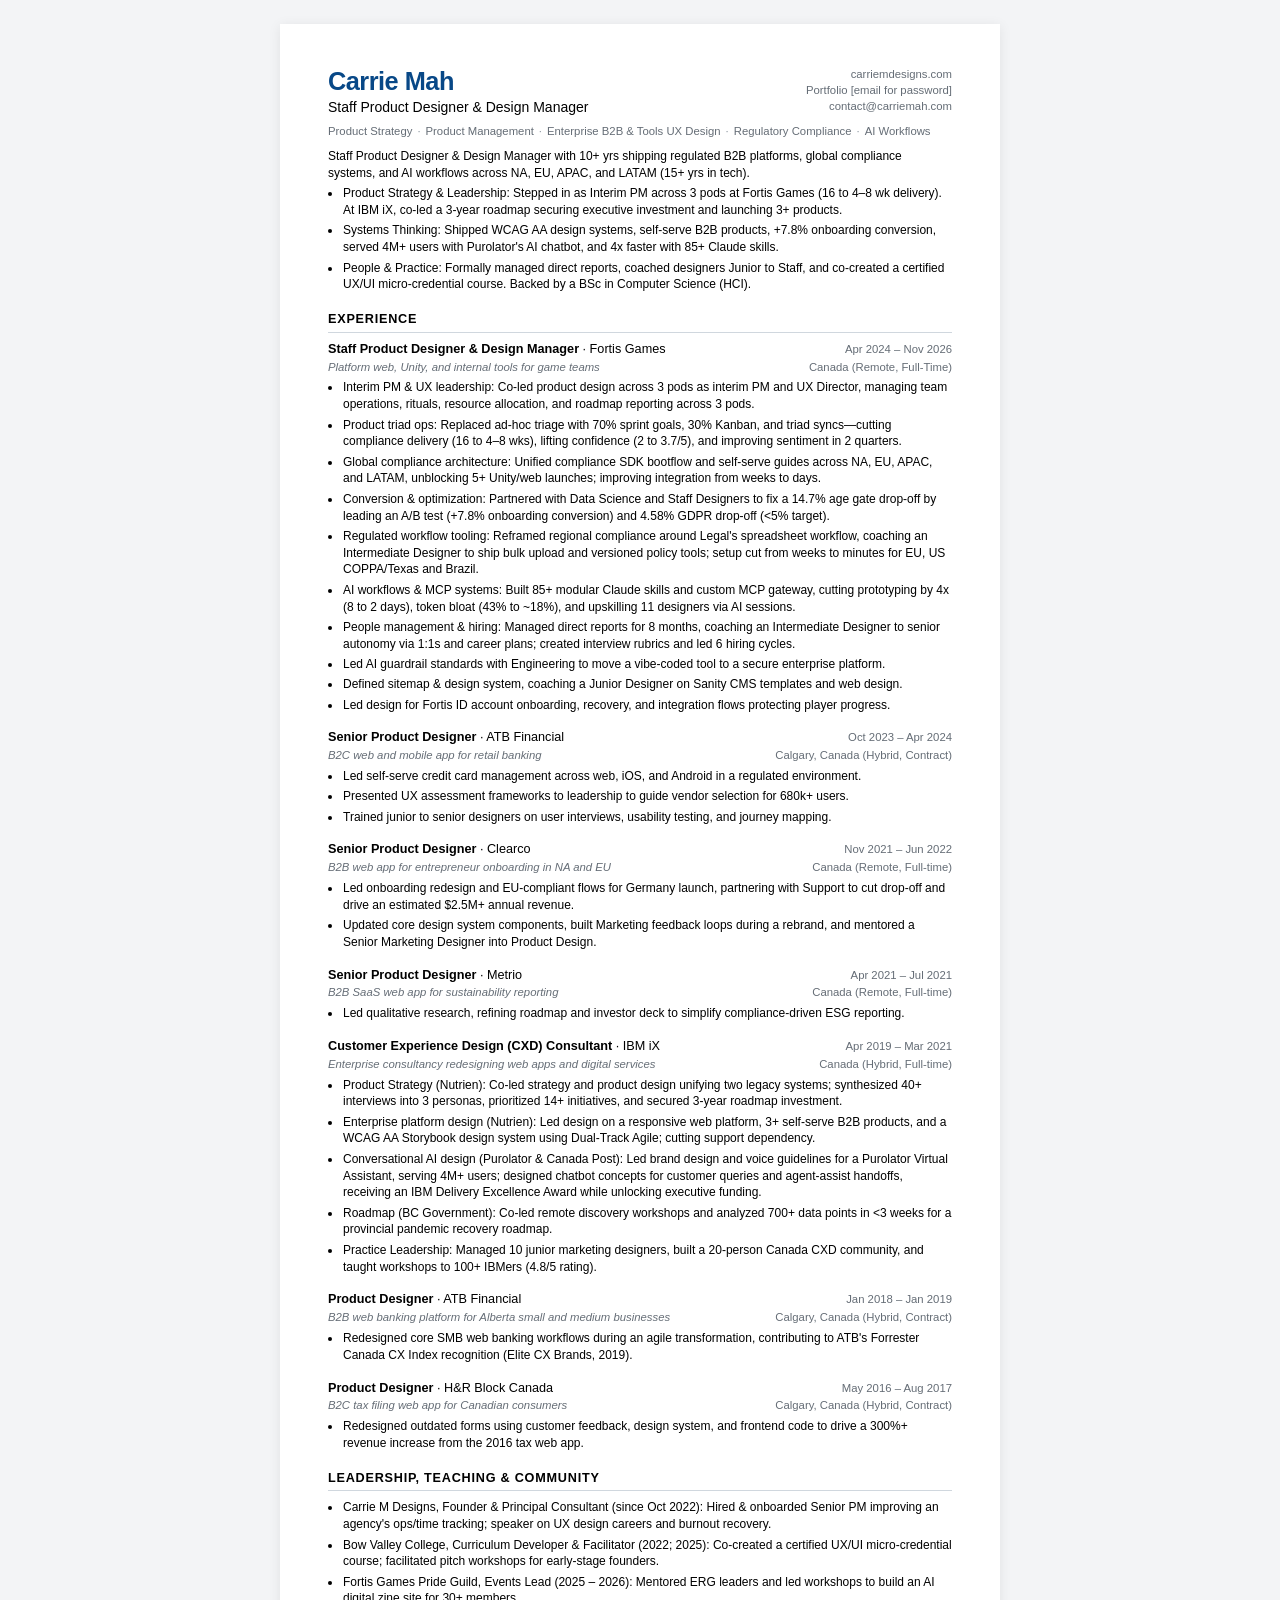
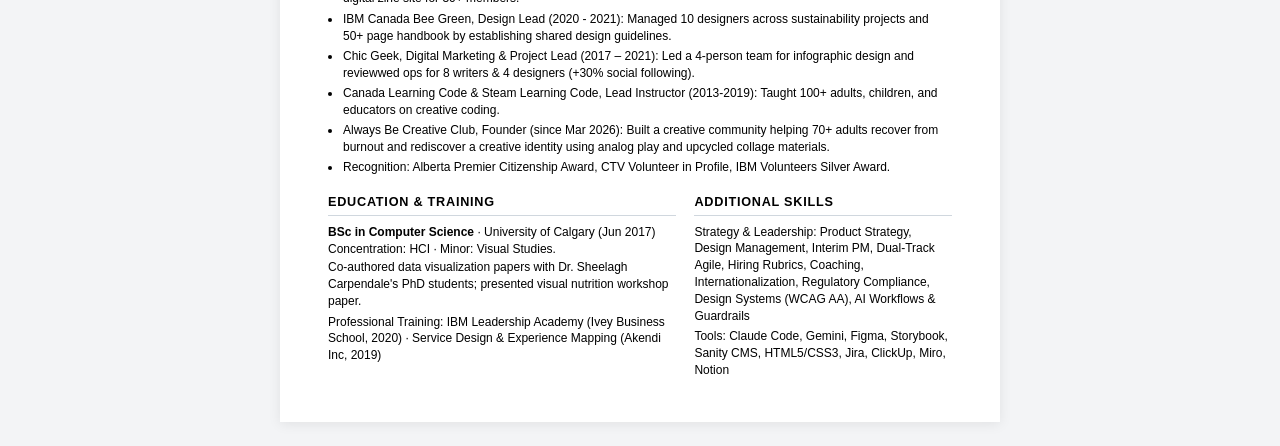
<file: resume.html>
<!DOCTYPE html>
<html lang="en">
<head>
  <meta charset="UTF-8" />
  <meta name="viewport" content="width=device-width, initial-scale=1.0" />
  <title>Carrie Mah — Staff Product Designer &amp; Design Manager</title>
  <style>
    @page {
      size: letter;
      margin: 0.45in 0.5in;
    }

    *, *::before, *::after {
      box-sizing: border-box;
      margin: 0;
      padding: 0;
    }

    html {
      -webkit-print-color-adjust: exact;
      print-color-adjust: exact;
    }

    body {
      font-family: Inter, -apple-system, BlinkMacSystemFont, "Segoe UI", Roboto, sans-serif;
      font-size: 9pt;
      line-height: 1.4;
      color: #000000;
      background: #ffffff;
    }

    .resume-container {
      max-width: 7.5in;
      margin: 0 auto;
    }

    /* Header */
    .header {
      display: flex;
      justify-content: space-between;
      align-items: flex-start;
      gap: 16px;
      margin-bottom: 6px;
    }

    .header-left h1 {
      font-size: 19pt;
      font-weight: 700;
      line-height: 1.15;
      letter-spacing: -0.02em;
      color: #084887;
    }

    .header-left .role-title {
      font-size: 10.5pt;
      font-weight: 500;
      color: #000000;
      margin-top: 2px;
    }

    .header-right {
      text-align: right;
      font-size: 8.5pt;
      line-height: 1.4;
      color: #656d76;
      flex-shrink: 0;
    }

    .header-right a {
      color: #656d76;
      text-decoration: none;
      display: block;
    }

    .header-right a:hover {
      text-decoration: underline;
    }

    /* Inline Skill List (Single Line Metadata) */
    .skill-list {
      font-size: 8.5pt;
      color: #656d76;
      line-height: 1.4;
      margin-bottom: 8px;
      white-space: nowrap;
    }

    .skill-list .sep {
      color: #8c959f;
      margin: 0 5px;
    }

    /* Executive Summary */
    .summary {
      font-size: 9pt;
      line-height: 1.4;
      color: #000000;
      margin-bottom: 18px;
    }

    .summary p {
      margin-bottom: 4px;
    }

    /* Section Headings */
    h2.section-heading {
      font-size: 9.5pt;
      font-weight: 600;
      text-transform: uppercase;
      letter-spacing: 0.06em;
      color: #000000;
      border-bottom: 1px solid #d0d7de;
      padding-bottom: 3px;
      margin-top: 18px;
      margin-bottom: 8px;
    }

    /* Role Blocks */
    .role-block {
      margin-bottom: 16px;
    }

    .role-block:last-child {
      margin-bottom: 0;
    }

    .role-header {
      display: flex;
      justify-content: space-between;
      align-items: baseline;
      gap: 12px;
    }

    .role-title-company {
      font-size: 9.5pt;
      font-weight: 600;
      color: #000000;
    }

    .role-company {
      font-weight: 500;
      color: #000000;
    }

    .role-meta {
      font-size: 8.5pt;
      color: #656d76;
      text-align: right;
      white-space: nowrap;
      flex-shrink: 0;
    }

    .role-subrow {
      display: flex;
      justify-content: space-between;
      align-items: baseline;
      gap: 12px;
      margin-top: 1px;
      margin-bottom: 4px;
    }

    .role-context {
      font-style: italic;
      font-size: 8.5pt;
      color: #656d76;
    }

    /* Bullet Lists */
    ul.bullets {
      list-style: disc;
      padding-left: 14px;
      margin: 0;
    }

    ul.bullets li {
      margin-bottom: 3.5px;
      padding-left: 1px;
    }

    ul.bullets li:last-child {
      margin-bottom: 0;
    }

    ul.bullets li strong {
      font-weight: 500;
      color: #000000;
    }

    /* Bottom 2-Column Grid */
    .bottom-grid {
      display: grid;
      grid-template-columns: 1.15fr 0.85fr;
      gap: 18px;
      margin-top: 18px;
    }

    .bottom-col h2.section-heading {
      margin-top: 0;
    }

    .edu-item {
      margin-bottom: 4px;
    }

    .edu-item:last-child {
      margin-bottom: 0;
    }

    .edu-degree {
      font-weight: 600;
      color: #000000;
    }

    .edu-school {
      font-weight: 500;
      color: #000000;
    }

    .edu-detail {
      font-size: 9pt;
      color: #000000;
      margin-top: 1px;
    }

    .edu-detail strong {
      font-weight: 500;
      color: #000000;
    }

    .skill-group {
      margin-bottom: 4px;
      font-size: 9pt;
      color: #000000;
    }

    .skill-group:last-child {
      margin-bottom: 0;
    }

    .skill-group strong {
      font-weight: 500;
      color: #000000;
    }

    /* Print Break Control */
    @media print {
      body {
        margin: 0;
        padding: 0;
      }

      h2.section-heading,
      .role-header,
      .role-subrow,
      .role-context {
        break-after: avoid;
        page-break-after: avoid;
      }

      .role-block.short-role,
      .edu-item,
      .skill-group,
      .bottom-grid,
      ul.bullets li {
        break-inside: avoid;
        page-break-inside: avoid;
      }
    }

    @media screen {
      body {
        background: #f3f4f6;
        padding: 24px 16px;
      }

      .resume-container {
        background: #ffffff;
        padding: 0.45in 0.5in;
        box-shadow: 0 2px 12px rgba(0, 0, 0, 0.08);
      }
    }
  </style>
</head>
<body>
  <main class="resume-container">
    <!-- Header -->
    <header class="header">
      <div class="header-left">
        <h1>Carrie Mah</h1>
        <div class="role-title">Staff Product Designer &amp; Design Manager</div>
      </div>
      <div class="header-right">
        <a href="https://carriemdesigns.com">carriemdesigns.com</a>
        <a href="https://carriemdesigns.com/portfolio.html">Portfolio [email for password]</a>
        <a href="mailto:contact@carriemah.com">contact@carriemah.com</a>
      </div>
    </header>

    <!-- Core Competencies (Single Line) -->
    <div class="skill-list" aria-label="Core Competencies">
      Product Strategy<span class="sep">·</span>Product Management<span class="sep">·</span>Enterprise B2B &amp; Tools UX Design<span class="sep">·</span>Regulatory Compliance<span class="sep">·</span>AI Workflows
    </div>

    <!-- Executive Summary -->
    <section class="summary" aria-label="Executive Summary">
      <p>Staff Product Designer &amp; Design Manager with 10+ yrs shipping regulated B2B platforms, 
        global compliance systems, and AI workflows across NA, EU, APAC, and LATAM (15+ yrs in tech).</p>
      <ul class="bullets">
        <li><strong>Product Strategy &amp; Leadership:</strong> Stepped in as Interim PM across 
          3 pods at Fortis Games (16 to 4–8 wk delivery). At IBM iX, co-led a 3-year roadmap securing executive 
          investment and launching 3+ products.</li>
        <li><strong>Systems Thinking:</strong> Shipped WCAG AA design systems, 
          self-serve B2B products, +7.8% onboarding conversion, served 4M+ users with Purolator's AI chatbot,
          and 4x faster with 85+ Claude skills.</li>
        <li><strong>People &amp; Practice:</strong> Formally managed direct reports, coached designers Junior to Staff, 
          and co-created a certified UX/UI micro-credential course. Backed by a BSc in Computer Science (HCI).</li>
      </ul>
    </section>

    <!-- Experience -->
    <section aria-labelledby="exp-heading">
      <h2 id="exp-heading" class="section-heading">Experience</h2>

      <article class="role-block">
        <div class="role-header">
          <div class="role-title-company">Staff Product Designer &amp; Design Manager <span class="role-company">· Fortis Games</span></div>
          <div class="role-meta">Apr 2024 – Nov 2026</div>
        </div>
        <div class="role-subrow">
          <div class="role-context">Platform web, Unity, and internal tools for game teams</div>
          <div class="role-meta">Canada (Remote, Full-Time)</div>
        </div>
        <ul class="bullets">
          <li><strong>Interim PM &amp; UX leadership:</strong> Co-led product design across 3 pods as interim PM and UX Director, managing team operations,
rituals, resource allocation, and roadmap reporting across 3 pods.</li>
          <li><strong>Product triad ops:</strong> Replaced ad-hoc triage with 70% sprint goals, 30% Kanban, 
            and triad syncs—cutting compliance delivery (16 to 4–8 wks), lifting confidence (2 to 3.7/5), and improving sentiment in 2 quarters.</li>
          <li><strong>Global compliance architecture:</strong> Unified compliance SDK bootflow and self-serve guides 
            across NA, EU, APAC, and LATAM, unblocking 5+ Unity/web launches; improving integration from weeks to days.</li>
          <li><strong>Conversion &amp; optimization:</strong> Partnered with Data Science and Staff Designers to fix a 
            14.7% age gate drop-off by leading an A/B test (+7.8% onboarding conversion) and 4.58% GDPR drop-off (&lt;5% target).</li>
          <li><strong>Regulated workflow tooling:</strong> Reframed regional compliance around Legal's spreadsheet workflow, 
            coaching an Intermediate Designer to ship bulk upload and versioned policy tools; setup cut from weeks to minutes for EU, US COPPA/Texas and Brazil.</li>
          <li><strong>AI workflows &amp; MCP systems:</strong> Built 85+ modular Claude skills and custom MCP gateway, 
            cutting prototyping by 4x (8 to 2 days), token bloat (43% to ~18%), and upskilling 11 designers via AI sessions.</li>
          <li><strong>People management &amp; hiring:</strong> Managed direct reports for 8 months, coaching an Intermediate Designer 
            to senior autonomy via 1:1s and career plans; created interview rubrics and led 6 hiring cycles.</li>
          <li>Led AI guardrail standards with Engineering to move a vibe-coded tool to a secure enterprise platform.</li>
          <li>Defined sitemap &amp; design system, coaching a Junior Designer on Sanity CMS templates and web design.</li>
          <li>Led design for Fortis ID account onboarding, recovery, and integration flows protecting player progress.</li>
        </ul>
      </article>

      <article class="role-block short-role">
        <div class="role-header">
          <div class="role-title-company">Senior Product Designer <span class="role-company">· ATB Financial</span></div>
          <div class="role-meta">Oct 2023 – Apr 2024</div>
        </div>
        <div class="role-subrow">
          <div class="role-context">B2C web and mobile app for retail banking</div>
          <div class="role-meta">Calgary, Canada (Hybrid, Contract)</div>
        </div>
        <ul class="bullets">
          <li>Led self-serve credit card management across web, iOS, and Android in a regulated environment.</li>
          <li>Presented UX assessment frameworks to leadership to guide vendor selection for 680k+ users.</li>
          <li>Trained junior to senior designers on user interviews, usability testing, and journey mapping.</li>
        </ul>
      </article>

      <article class="role-block short-role">
        <div class="role-header">
          <div class="role-title-company">Senior Product Designer <span class="role-company">· Clearco</span></div>
          <div class="role-meta">Nov 2021 – Jun 2022</div>
        </div>
        <div class="role-subrow">
          <div class="role-context">B2B web app for entrepreneur onboarding in NA and EU</div>
          <div class="role-meta">Canada (Remote, Full-time)</div>
        </div>
        <ul class="bullets">
          <li>Led onboarding redesign and EU-compliant flows for Germany launch, partnering with Support to 
            cut drop-off and drive an estimated $2.5M+ annual revenue.</li>
          <li>Updated core design system components, built Marketing feedback loops during a rebrand, 
            and mentored a Senior Marketing Designer into Product Design.</li>
        </ul>
      </article>

      <article class="role-block short-role">
        <div class="role-header">
          <div class="role-title-company">Senior Product Designer <span class="role-company">· Metrio</span></div>
          <div class="role-meta">Apr 2021 – Jul 2021</div>
        </div>
        <div class="role-subrow">
          <div class="role-context">B2B SaaS web app for sustainability reporting</div>
          <div class="role-meta">Canada (Remote, Full-time)</div>
        </div>
        <ul class="bullets">
          <li>Led qualitative research, refining roadmap and investor deck to simplify compliance-driven ESG reporting.</li>
        </ul>
      </article>

      <article class="role-block">
        <div class="role-header">
          <div class="role-title-company">Customer Experience Design (CXD) Consultant <span class="role-company">· IBM iX</span></div>
          <div class="role-meta">Apr 2019 – Mar 2021</div>
        </div>
        <div class="role-subrow">
          <div class="role-context">Enterprise consultancy redesigning web apps and digital services</div>
          <div class="role-meta">Canada (Hybrid, Full-time)</div>
        </div>
        <ul class="bullets">
          <li><strong>Product Strategy (Nutrien):</strong> Co-led strategy and product design unifying two legacy systems; 
            synthesized 40+ interviews into 3 personas, prioritized 14+ initiatives, and secured 3-year roadmap investment.</li>
          <li><strong>Enterprise platform design (Nutrien):</strong> Led design on a responsive web platform, 3+ self-serve B2B products, 
            and a WCAG AA Storybook design system using Dual-Track Agile; cutting support dependency.</li>
          <li><strong>Conversational AI design (Purolator &amp; Canada Post):</strong> Led brand design and voice guidelines for a Purolator Virtual Assistant, serving 4M+ users; 
            designed chatbot concepts for customer queries and agent-assist handoffs, receiving an IBM Delivery Excellence Award while unlocking executive funding.</li>
          <li><strong>Roadmap (BC Government):</strong> Co-led remote discovery workshops and analyzed 700+ data points in &lt;3 weeks for a provincial pandemic recovery roadmap.</li>
          <li><strong>Practice Leadership:</strong> Managed 10 junior marketing designers, built a 20-person Canada CXD community, 
            and taught workshops to 100+ IBMers (4.8/5 rating).</li>
        </ul>
      </article>

      <article class="role-block short-role">
        <div class="role-header">
          <div class="role-title-company">Product Designer <span class="role-company">· ATB Financial</span></div>
          <div class="role-meta">Jan 2018 – Jan 2019</div>
        </div>
        <div class="role-subrow">
          <div class="role-context">B2B web banking platform for Alberta small and medium businesses</div>
          <div class="role-meta">Calgary, Canada (Hybrid, Contract)</div>
        </div>
        <ul class="bullets">
          <li>Redesigned core SMB web banking workflows during an agile transformation, contributing to 
            ATB's Forrester Canada CX Index recognition (Elite CX Brands, 2019).</li>
        </ul>
      </article>

      <article class="role-block short-role">
        <div class="role-header">
          <div class="role-title-company">Product Designer <span class="role-company">· H&amp;R Block Canada</span></div>
          <div class="role-meta">May 2016 – Aug 2017</div>
        </div>
        <div class="role-subrow">
          <div class="role-context">B2C tax filing web app for Canadian consumers</div>
          <div class="role-meta">Calgary, Canada (Hybrid, Contract)</div>
        </div>
        <ul class="bullets">
          <li>Redesigned outdated forms using customer feedback, design system, and frontend code to drive a 300%+ revenue increase from the 2016 tax web app.</li>
        </ul>
      </article>
    </section>

    <!-- Leadership, Teaching & Community -->
    <section aria-labelledby="lead-heading">
      <h2 id="lead-heading" class="section-heading">Leadership, Teaching &amp; Community</h2>
      <ul class="bullets">
        <li><strong>Carrie M Designs, Founder &amp; Principal Consultant (since Oct 2022):</strong> 
          Hired &amp; onboarded Senior PM improving an agency's ops/time tracking; 
          speaker on UX design careers and burnout recovery.</li>
        <li><strong>Bow Valley College, Curriculum Developer &amp; Facilitator (2022; 2025):</strong> 
          Co-created a certified UX/UI micro-credential course; facilitated pitch workshops for early-stage founders.</li>
        <li><strong>Fortis Games Pride Guild, Events Lead (2025 – 2026):</strong> 
          Mentored ERG leaders and led workshops to build an AI digital zine site for 30+ members.</li>
        <li><strong>IBM Canada Bee Green, Design Lead (2020 - 2021):</strong> 
          Managed 10 designers across sustainability projects and 50+ page handbook by establishing shared design guidelines.</li>
        <li><strong>Chic Geek, Digital Marketing &amp; Project Lead (2017 – 2021):</strong> 
          Led a 4-person team for infographic design and reviewwed ops for 8 writers &amp; 4 designers (+30% social following).</li>
        <li><strong>Canada Learning Code  &amp; Steam Learning Code, Lead Instructor (2013-2019):</strong> 
          Taught 100+ adults, children, and educators on creative coding.</li>
        <li><strong>Always Be Creative Club, Founder (since Mar 2026):</strong> 
          Built a creative community helping 70+ adults recover from burnout and rediscover a creative identity 
          using analog play and upcycled collage materials.</li>
        <li><strong>Recognition:</strong> 
          Alberta Premier Citizenship Award, CTV Volunteer in Profile, IBM Volunteers Silver Award.</li>
      </ul>
    </section>

    <!-- Bottom 2-Column Grid: Education & Training + Additional Skills -->
    <div class="bottom-grid">
      <section class="bottom-col" aria-labelledby="edu-heading">
        <h2 id="edu-heading" class="section-heading">Education &amp; Training</h2>
        <div class="edu-item">
          <div><span class="edu-degree">BSc in Computer Science</span> <span class="edu-school">· University of Calgary</span> (Jun 2017)</div>
          <div class="edu-detail">Concentration: HCI · Minor: Visual Studies.</div>
          <div class="edu-detail">Co-authored data visualization papers with Dr. Sheelagh Carpendale's PhD students; presented visual nutrition workshop paper.</div>
        </div>
        <div class="edu-item">
          <div class="edu-detail"><strong>Professional Training:</strong> IBM Leadership Academy (Ivey Business School, 2020) · Service Design &amp; Experience Mapping (Akendi Inc, 2019)</div>
        </div>
      </section>

      <section class="bottom-col" aria-labelledby="skills-heading">
        <h2 id="skills-heading" class="section-heading">Additional Skills</h2>
        <div class="skill-group">
          <strong>Strategy &amp; Leadership:</strong> Product Strategy, Design Management, Interim PM, Dual-Track Agile, Hiring Rubrics, Coaching, Internationalization, Regulatory Compliance, Design Systems (WCAG AA), AI Workflows &amp; Guardrails
        </div>
        <div class="skill-group">
          <strong>Tools:</strong> Claude Code, Gemini, Figma, Storybook, Sanity CMS, HTML5/CSS3, Jira, ClickUp, Miro, Notion
        </div>
      </section>
    </div>
  </main>
</body>
</html>
</file>
<file: styles.css>
/* ==========================================================================
1. DESIGN TOKENS (STYLE.md v2.5 Multi-Page Portfolio & Slide Deck System)
   ========================================================================== */
:root {
  /* Surfaces & Canvas */
  --bg-paper: #faf9f5;
  --grid-line: rgba(216, 214, 208, 0.55);
  --surface-white: #ffffff;
  --bg-ice: #f0fbff;
  --bg-cyan: #cef8fd;
  --surface-accent: #eafdff;
  --surface-placeholder: #e4f8f1;

  /* Brand & Ink */
  --brand-primary: #084887;
  --brand-primary-hover: #063b70;
  --brand-aqua: #80dfe8;
  --ink-primary: #1f2427;
  --ink-body: #35383a;
  --ink-muted: #4b565d;
  --border-subtle: #d8d6d0;
  --danger: #c83e37;

  /* Disabled & Callout Tokens */
  --state-disabled: var(--ink-muted);
  --callout-bg: #defbfe;
  --callout-border: #80dfe8;

  /* Font Families */
  --font-display: 'Poppins', sans-serif;
  --font-body: 'Inter', sans-serif;
  --font-note: 'Caveat', cursive;
  --font-mono: ui-monospace, SFMono-Regular, Menlo, Monaco, Consolas, monospace;

  /* Modular Type Scale */
  --text-2xs: 11px;
  --text-xs: 12px;
  --text-sm: 14px;
  --text-base: 16px;
  --text-lg: 18px;
  --text-xl: 20px;
  --text-2xl: 24px;
  --text-3xl: 32px;
  --text-4xl: 40px;
  --text-5xl: 56px;
  --text-6xl: 64px;

  /* Line Heights */
  --leading-none: 1.1;
  --leading-tight: 1.2;
  --leading-snug: 1.35;
  --leading-normal: 1.5;
  --leading-relaxed: 1.6;

  /* 4px / 8px Spatial Grid Scale */
  --space-0-25: 2px;
  --space-0-5: 4px;
  --space-1: 8px;
  --space-1-5: 12px;
  --space-2: 16px;
  --space-2-5: 20px;
  --space-3: 24px;
  --space-4: 32px;
  --space-5: 40px;
  --space-6: 48px;
  --space-8: 64px;
  --space-10: 80px;

  /* Radii */
  --radius-xs: 4px;
  --radius-sm: 6px;
  --radius-default: 8px;
  --radius-pill: 9999px;

  /* Borders */
  --border-card: 3px solid var(--ink-primary);
  --border-control: 2px solid var(--ink-primary);
  --border-thin: 1px solid var(--ink-primary);

  /* 4-Tier Hard-Offset Shadow Scale
     xs: controls | sm: media & polaroids | md: grid cards | lg: stage & hero cards */
  --shadow-xs: 4px 4px 0px var(--brand-aqua);
  --shadow-xs-hover: 6px 6px 0px var(--brand-aqua);
  --shadow-xs-active: 2px 2px 0px var(--brand-aqua);
  --shadow-sm: 6px 6px 0px var(--brand-aqua);
  --shadow-sm-hover: 8px 8px 0px var(--brand-aqua);
  --shadow-md: 8px 8px 0px var(--brand-aqua);
  --shadow-md-hover: 10px 10px 0px var(--brand-aqua);
  --shadow-lg: 12px 12px 0px var(--brand-aqua);
  --shadow-note-dark: 6px 6px 0px var(--ink-primary);

  /* Layout & Motion */
  --container-max: 1200px;
  --deck-max: 1280px;
  --header-height: 76px;
  --deck-controls-offset: 76px;
  --transition-fast: 160ms cubic-bezier(0.2, 0.8, 0.2, 1);
}

@media (max-width: 767px) {
  :root {
    --shadow-xs: 3px 3px 0px var(--brand-aqua);
    --shadow-xs-hover: 5px 5px 0px var(--brand-aqua);
    --shadow-sm: 4px 4px 0px var(--brand-aqua);
    --shadow-sm-hover: 6px 6px 0px var(--brand-aqua);
    --shadow-md: 5px 5px 0px var(--brand-aqua);
    --shadow-md-hover: 7px 7px 0px var(--brand-aqua);
    --shadow-lg: 6px 6px 0px var(--brand-aqua);
  }
}

/* ==========================================================================
2. RESET & BASE STYLES
   ========================================================================== */
*,
*::before,
*::after {
  box-sizing: border-box;
}

html {
  scroll-behavior: smooth;
  scroll-padding-top: var(--header-height);
}

body {
  margin: 0;
  font-family: var(--font-body);
  font-size: var(--text-base);
  line-height: var(--leading-relaxed);
  color: var(--ink-primary);
  background-color: var(--bg-paper);
  -webkit-font-smoothing: antialiased;
  text-rendering: optimizeLegibility;
  overflow-x: hidden;
  min-height: 100vh;
  display: flex;
  flex-direction: column;
}

main {
  flex: 1;
}

img {
  display: block;
  max-width: 100%;
}

/* Single Unified Inline Link Style */
a:not(.btn):not(.site-nav__link):not(.brand-lockup):not(.skip-link):not(.hero-scroll) {
  color: var(--brand-primary);
  font-weight: 600;
  text-decoration: underline;
  text-decoration-color: var(--brand-aqua);
  text-decoration-thickness: 2px;
  text-underline-offset: 3px;
  transition: color var(--transition-fast), text-decoration-color var(--transition-fast);
}

a:not(.btn):not(.site-nav__link):not(.brand-lockup):not(.skip-link):not(.hero-scroll):hover {
  color: var(--brand-primary-hover);
  text-decoration-color: var(--brand-primary);
}

button,
input,
textarea {
  font: inherit;
}

:focus:not(:focus-visible) {
  outline: none;
}

:focus-visible {
  outline: 3px solid var(--brand-primary);
  outline-offset: 2px;
}

.skip-link {
  position: absolute;
  top: -100px;
  left: var(--space-2);
  z-index: 1000;
  background: var(--ink-primary);
  color: var(--surface-white);
  padding: var(--space-1) var(--space-2);
  border-radius: var(--radius-default);
  font-family: var(--font-display);
  font-size: var(--text-sm);
  font-weight: 600;
  text-decoration: none;
}

.skip-link:focus {
  top: var(--space-2);
}

.sr-only {
  position: absolute;
  width: 1px;
  height: 1px;
  padding: 0;
  margin: -1px;
  overflow: hidden;
  clip: rect(0, 0, 0, 0);
  white-space: nowrap;
  border: 0;
}

[hidden] {
  display: none !important;
}

/* ==========================================================================
3. GRAPH-PAPER CANVAS & LAYOUT PRIMITIVES
   ========================================================================== */
.bg-graph-paper {
  background-color: var(--bg-paper);
  background-image:
    linear-gradient(to right, var(--grid-line) 1px, transparent 1px),
    linear-gradient(to bottom, var(--grid-line) 1px, transparent 1px);
  background-size: var(--space-4) var(--space-4);
  background-position: top center;
}

.bg-white {
  background-color: var(--surface-white);
}

.bg-ice {
  background-color: var(--bg-ice);
}

.container {
  width: 100%;
  max-width: var(--container-max);
  margin-inline: auto;
  padding-inline: var(--space-4);
}

.section {
  padding-block: var(--space-10);
  border-top: var(--border-control);
}

.section--hero {
  border-top: none;
  padding-top: var(--space-6);
  padding-bottom: var(--space-8);
}

.section--first {
  border-top: none;
}

@media (max-width: 767px) {
  .container {
    padding-inline: var(--space-2);
  }
  .section {
    padding-block: var(--space-6);
  }
  .section--hero {
    padding-top: var(--space-4);
    padding-bottom: var(--space-6);
  }
}

/* ==========================================================================
4. TYPOGRAPHY SCALE (Poppins Display / Inter Body / Caveat Note)
   ========================================================================== */
h1, h2, h3, h4 {
  margin: 0;
  font-family: var(--font-display);
  font-weight: 700;
}

.hero-h1 {
  font-size: var(--text-5xl);
  line-height: var(--leading-none);
  color: var(--ink-body);
  letter-spacing: -0.02em;
}

.gate-h1 {
  font-size: var(--text-6xl);
  line-height: var(--leading-none);
  color: var(--ink-body);
  letter-spacing: -0.02em;
}

.section-h2 {
  font-family: var(--font-display);
  font-size: var(--text-3xl);
  font-weight: 700;
  line-height: var(--leading-tight);
  color: var(--brand-primary);
  letter-spacing: -0.01em;
}

.card-h3 {
  font-family: var(--font-display);
  font-size: var(--text-2xl);
  font-weight: 700;
  line-height: var(--leading-snug);
  color: var(--ink-body);
}

.lead-copy {
  font-family: var(--font-body);
  font-size: var(--text-lg);
  line-height: var(--leading-relaxed);
  font-weight: 400;
  color: var(--ink-primary);
  margin: 0;
}

.eyebrow {
  display: inline-flex;
  align-items: center;
  gap: var(--space-1);
  font-family: var(--font-display);
  font-size: var(--text-xs);
  font-weight: 600;
  line-height: var(--leading-snug);
  letter-spacing: 0.08em;
  text-transform: uppercase;
  color: var(--ink-muted);
}

.eyebrow-dot {
  display: inline-block;
  width: var(--space-1-5);
  height: var(--space-1-5);
  border-radius: var(--radius-pill);
  background-color: var(--brand-aqua);
  border: var(--border-control);
  flex-shrink: 0;
}

.note-caption,
.paper-note-link {
  font-family: var(--font-note);
  font-size: var(--text-2xl);
  font-weight: 600;
  line-height: var(--leading-tight);
  color: var(--ink-primary);
}

.underline-accent {
  position: relative;
  display: inline-block;
  z-index: 1;
}

.underline-accent__svg {
  position: absolute;
  left: calc(var(--space-0-5) * -1);
  right: calc(var(--space-0-5) * -1);
  bottom: calc(var(--space-0-5) * -1);
  width: calc(100% + var(--space-1));
  height: var(--space-2);
  z-index: -1;
  pointer-events: none;
}

@media (max-width: 767px) {
  .hero-h1,
  .gate-h1 {
    font-size: var(--text-4xl);
    line-height: var(--leading-tight);
  }
  .section-h2 {
    font-size: var(--text-2xl);
    line-height: var(--leading-tight);
  }
  .card-h3 {
    font-size: var(--text-xl);
    line-height: var(--leading-snug);
  }
  .note-caption {
    font-size: var(--text-xl);
  }
}

/* ==========================================================================
5. BUTTONS, PILLS & INTERACTIVE CONTROLS
   (1 Primary, 1 Secondary, 1 Tertiary)
   ========================================================================== */
.btn-group {
  display: flex;
  flex-wrap: wrap;
  gap: var(--space-2);
  align-items: center;
}

.btn {
  display: inline-flex;
  align-items: center;
  justify-content: center;
  gap: var(--space-1);
  min-height: var(--space-6);
  padding: var(--space-1-5) var(--space-3);
  font-family: var(--font-display);
  font-size: var(--text-sm);
  font-weight: 600;
  line-height: var(--leading-snug);
  text-decoration: none;
  border: var(--border-control);
  border-radius: var(--radius-default);
  box-shadow: var(--shadow-xs);
  cursor: pointer;
  transition: transform var(--transition-fast), box-shadow var(--transition-fast), background-color var(--transition-fast), color var(--transition-fast);
}

.btn:hover:not(:disabled):not(.btn--tertiary) {
  transform: translate(2px, 2px);
  box-shadow: var(--shadow-xs-active);
}

.btn:active:not(:disabled):not(.btn--tertiary) {
  transform: translate(4px, 4px);
  box-shadow: 0 0 0 var(--brand-aqua);
}

.btn:disabled {
  color: var(--state-disabled);
  opacity: 0.65;
  cursor: not-allowed;
}

/* 1. Primary Button */
.btn--primary {
  background-color: var(--brand-primary);
  color: var(--surface-white);
}

.btn--primary:hover:not(:disabled) {
  background-color: var(--brand-primary-hover);
}

/* 2. Secondary Button */
.btn--secondary {
  background-color: var(--surface-white);
  color: var(--ink-primary);
}

/* 3. Tertiary Button */
.btn--tertiary {
  min-height: 36px;
  padding: var(--space-0-5) var(--space-1);
  background: transparent;
  border: none;
  border-radius: var(--radius-xs);
  box-shadow: none;
  color: var(--ink-primary);
}

.btn--tertiary:hover:not(:disabled) {
  color: var(--brand-primary);
  text-decoration: underline;
  text-underline-offset: 4px;
}

.btn--tertiary:disabled {
  color: var(--ink-body);
  opacity: 0.65;
  text-decoration: none;
}

/* Size Modifiers */
.btn--compact {
  min-height: 36px;
  padding: var(--space-0-5) var(--space-2);
  font-size: var(--text-sm);
}

.btn--icon {
  position: relative;
  width: var(--space-5);
  min-height: var(--space-5);
  padding: 0;
}

/* Accessible Hover / Focus Tooltip for Icon-Only Button */
.btn--icon[data-tooltip]::after {
  content: attr(data-tooltip);
  position: absolute;
  bottom: calc(100% + var(--space-1-5));
  left: 0;
  padding: var(--space-0-5) var(--space-1-5);
  background-color: var(--ink-primary);
  color: var(--surface-white);
  font-family: var(--font-display);
  font-size: var(--text-xs);
  font-weight: 600;
  line-height: var(--leading-tight);
  white-space: nowrap;
  border-radius: var(--radius-sm);
  opacity: 0;
  pointer-events: none;
  transform: translateY(var(--space-0-5));
  transition: opacity var(--transition-fast), transform var(--transition-fast);
  z-index: 120;
}

.btn--icon[data-tooltip]:hover::after,
.btn--icon[data-tooltip]:focus-visible::after {
  opacity: 1;
  transform: translateY(0);
}

.pill-list {
  display: flex;
  flex-wrap: wrap;
  gap: var(--space-1);
  list-style: none;
  padding: 0;
  margin: 0;
}

.pill {
  display: inline-flex;
  align-items: center;
  width: fit-content;
  padding: var(--space-0-5) var(--space-1-5);
  font-family: var(--font-display);
  font-size: var(--text-xs);
  font-weight: 600;
  line-height: var(--leading-snug);
  color: var(--ink-primary);
  background-color: var(--surface-white);
  border: var(--border-control);
  border-radius: var(--radius-pill);
}

.pill--cyan {
  background-color: var(--bg-cyan);
  border: var(--border-thin);
}

/* ==========================================================================
6. SHARED TOP NAVIGATION BAR (.site-header)
   (1 Single Nav Item Style Across All Pages)
   ========================================================================== */
.site-header {
  position: sticky;
  top: 0;
  z-index: 100;
  height: var(--header-height);
  background-color: var(--bg-paper);
  border-bottom: var(--border-control);
}

.site-header__inner {
  height: 100%;
  display: flex;
  align-items: center;
  justify-content: space-between;
  gap: var(--space-3);
}

.site-header__standard,
.site-header__deck {
  width: 100%;
  height: 100%;
  display: flex;
  align-items: center;
  justify-content: space-between;
  gap: var(--space-3);
}

.site-header__deck {
  display: none;
}

body.is-deck-unlocked .site-header__standard {
  display: none;
}

body.is-deck-unlocked .site-header__deck {
  display: flex;
}

.brand-lockup {
  display: inline-flex;
  align-items: center;
  gap: var(--space-1-5);
  text-decoration: none;
  color: var(--ink-primary);
}

.brand-lockup__favicon {
  width: var(--space-5);
  height: var(--space-5);
  display: block;
  object-fit: contain;
  flex-shrink: 0;
  transition: transform var(--transition-fast);
}

.brand-lockup:hover .brand-lockup__favicon {
  transform: translate(-2px, -2px);
}

.brand-lockup__text {
  display: flex;
  flex-direction: column;
  gap: var(--space-0-25);
}

.brand-lockup__title {
  font-family: var(--font-display);
  font-size: var(--text-base);
  font-weight: 700;
  line-height: var(--leading-tight);
  color: var(--ink-primary);
}

.brand-lockup__subtitle {
  font-family: var(--font-body);
  font-size: var(--text-xs);
  font-weight: 400;
  line-height: var(--leading-tight);
  color: var(--ink-muted);
}

.site-nav__list {
  display: flex;
  align-items: center;
  gap: var(--space-4);
  list-style: none;
  padding: 0;
  margin: 0;
}

/* Unified Nav Item Style (used for primary links, back link, and deck tabs) */
.site-nav__link {
  display: inline-flex;
  align-items: center;
  gap: var(--space-1);
  min-height: var(--space-5);
  padding: var(--space-1) var(--space-0-5);
  font-family: var(--font-display);
  font-size: var(--text-sm);
  font-weight: 600;
  line-height: var(--leading-snug);
  color: var(--ink-primary);
  text-decoration: none;
  background: transparent;
  border: none;
  border-bottom: 2px solid transparent;
  white-space: nowrap;
  cursor: pointer;
  transition: color var(--transition-fast), border-color var(--transition-fast);
}

.site-nav__link:hover,
.site-nav__link.is-active {
  color: var(--brand-primary);
  font-weight: 700;
  border-bottom-color: var(--brand-aqua);
}

.menu-toggle {
  display: none;
  width: 44px;
  height: 44px;
  align-items: center;
  justify-content: center;
  background-color: var(--surface-white);
  border: var(--border-control);
  border-radius: var(--radius-default);
  box-shadow: var(--shadow-xs);
  color: var(--ink-primary);
  cursor: pointer;
}

.deck-back-link {
  flex-shrink: 0;
}

.deck-switcher {
  display: flex;
  align-items: center;
  justify-content: flex-end;
  gap: var(--space-4);
  overflow-x: auto;
  scrollbar-width: none;
}

.deck-switcher::-webkit-scrollbar {
  display: none;
}

@media (max-width: 767px) {
  .menu-toggle {
    display: inline-flex;
  }
  .site-nav {
    position: fixed;
    top: var(--header-height);
    left: 0;
    right: 0;
    background-color: var(--surface-white);
    border-bottom: var(--border-card);
    box-shadow: var(--shadow-md);
    padding: var(--space-3) var(--space-2);
    display: none;
  }
  .site-nav.is-open {
    display: block;
  }
  .site-nav__list {
    flex-direction: column;
    align-items: flex-start;
    gap: var(--space-1);
  }
  .site-nav__link {
    font-size: var(--text-base);
    min-height: 44px;
    width: 100%;
    padding: var(--space-1) 0;
  }
  .site-header__deck {
    gap: var(--space-2);
  }
  .deck-switcher {
    gap: var(--space-2);
  }
  .deck-switcher .site-nav__link,
  .deck-back-link {
    width: auto;
    font-size: var(--text-sm);
  }
}

/* ==========================================================================
7. MANUAL IMAGE PLACEHOLDER FRAME (Zero Layout Shift)
   ========================================================================== */
.media-frame {
  position: relative;
  width: 100%;
  overflow: hidden;
}

.media-frame--border {
  background-color: var(--surface-placeholder);
  border-radius: var(--radius-default);
}

.media-frame--1x1 {
  aspect-ratio: 1 / 1;
}

.media-frame--4x3 {
  aspect-ratio: 4 / 3;
}

.media-frame--16x9 {
  aspect-ratio: 16 / 9;
}

.media-frame__img,
.media-frame__video {
  position: absolute;
  inset: 0;
  width: 100%;
  height: 100%;
  object-fit: cover;
  opacity: 0;
  transition: opacity 220ms ease;
}

.media-frame__video {
  object-fit: contain;
}

.media-frame.is-loaded .media-frame__img,
.media-frame.is-loaded .media-frame__video {
  opacity: 1;
}

.media-frame__placeholder {
  position: absolute;
  inset: 0;
  display: flex;
  flex-direction: column;
  align-items: center;
  justify-content: center;
  gap: var(--space-1);
  padding: var(--space-2);
  text-align: center;
  background-image: radial-gradient(rgba(8, 72, 135, 0.1) 1px, transparent 1px);
  background-size: var(--space-2) var(--space-2);
}

.media-frame.is-loaded .media-frame__placeholder {
  display: none;
}

.media-frame__icon {
  width: var(--space-4);
  height: var(--space-4);
  color: var(--brand-primary);
  opacity: 0.7;
}

.media-frame__path {
  display: inline-block;
  max-width: 100%;
  padding: var(--space-0-5) var(--space-1-5);
  font-family: var(--font-mono);
  font-size: var(--text-xs);
  font-weight: 600;
  color: var(--ink-primary);
  background-color: var(--surface-white);
  border: 1.5px dashed var(--ink-primary);
  border-radius: var(--radius-sm);
  word-break: break-all;
}

.media-frame__alt {
  font-size: var(--text-xs);
  line-height: var(--leading-snug);
  color: var(--ink-muted);
  max-width: 42ch;
}

/* ==========================================================================
8. HERO SECTION & PROOF BAR (index.html)
   ========================================================================== */
.hero-grid {
  display: grid;
  grid-template-columns: 1.2fr 1fr;
  gap: var(--space-6);
  align-items: start;
}

.hero-copy {
  display: flex;
  flex-direction: column;
  gap: var(--space-3);
}

.hero-eyebrow {
  display: inline-block;
  width: fit-content;
  padding: 0;
  background: none;
  border: none;
  font-family: var(--font-note);
  font-size: var(--text-3xl);
  font-weight: 700;
  line-height: var(--leading-tight);
  color: var(--ink-body);
  transform: rotate(-3deg);
  transform-origin: left center;
}

.hero-subhead {
  font-family: var(--font-body);
  font-size: var(--text-lg);
  font-weight: 400;
  line-height: var(--leading-relaxed);
  color: var(--ink-primary);
  margin: 0;
}

.hero-scroll {
  display: inline-flex;
  align-items: center;
  gap: var(--space-1);
  width: fit-content;
  padding: var(--space-0-5) 0;
  font-family: var(--font-display);
  font-size: var(--text-sm);
  font-weight: 600;
  line-height: var(--leading-snug);
  color: var(--ink-primary);
  text-decoration: none;
  border-bottom: 2px solid transparent;
  transition: color var(--transition-fast), border-color var(--transition-fast);
}

.hero-scroll:hover {
  color: var(--brand-primary);
  border-bottom-color: var(--brand-aqua);
}

.hero-portraits {
  position: relative;
  display: grid;
  gap: var(--space-2);
}

.hero-portrait-card {
  background-color: var(--surface-white);
  border: var(--border-card);
  border-radius: var(--radius-default);
  box-shadow: var(--shadow-sm);
  padding: var(--space-2);
}

.hero-portrait-card--secondary {
  width: 62%;
  margin-left: calc(var(--space-2));
  margin-top: calc(var(--space-10) * -3.4);
  position: relative;
  z-index: 2;
  background: transparent;
  border: none;
  border-radius: 0;
  box-shadow: none;
  padding: 0;
  transform: rotate(2deg);
  transition: transform var(--transition-fast);
}

.hero-portrait-card--secondary .media-frame {
  aspect-ratio: 1071 / 1275;
}

.hero-portrait-card--secondary .media-frame__img {
  object-fit: contain;
}

.hero-portrait-card--secondary .media-frame.is-loaded {
  background: transparent;
  border: none;
  border-radius: var(--radius-default);
}

.hero-portrait-card--secondary:hover {
  transform: rotate(0deg) translate(-2px, -2px);
}

.stats-grid {
  margin-top: var(--space-8);
  display: grid;
  grid-template-columns: repeat(3, 1fr);
  gap: var(--space-3);
}

.stat-card {
  background-color: var(--surface-white);
  border: var(--border-card);
  border-radius: var(--radius-default);
  box-shadow: var(--shadow-md);
  padding: var(--space-4);
  display: flex;
  flex-direction: column;
  gap: var(--space-1-5);
  transition: transform var(--transition-fast), box-shadow var(--transition-fast);
}

.stat-card:hover {
  transform: translate(-2px, -2px);
  box-shadow: var(--shadow-md-hover);
}

.stat-card__value {
  font-family: var(--font-display);
  font-size: var(--text-3xl);
  font-weight: 700;
  line-height: var(--leading-none);
  color: var(--brand-primary);
}

.stat-card__desc {
  margin: 0;
  font-size: var(--text-sm);
  line-height: var(--leading-relaxed);
  color: var(--ink-primary);
}

@media (max-width: 991px) {
  .hero-grid {
    grid-template-columns: 1fr;
    gap: var(--space-4);
  }
  .hero-portraits {
    max-width: 520px;
  }
  .stats-grid {
    grid-template-columns: 1fr;
    margin-top: var(--space-6);
  }
}

@media (max-width: 767px) {
  .hero-portrait-card--secondary {
    width: 76%;
    margin-top: calc(var(--space-4) * -1);
    margin-right: 0;
    transform: rotate(1deg);
  }
  .stat-card__value {
    font-size: var(--text-2xl);
  }
}

/* ==========================================================================
9. SECTION: SELECT CASE STUDIES (index.html)
   ========================================================================== */
.section-header {
  display: flex;
  flex-wrap: wrap;
  align-items: flex-end;
  justify-content: space-between;
  gap: var(--space-3);
  margin-bottom: var(--space-6);
}

.section-header__copy {
  display: flex;
  flex-direction: column;
  gap: var(--space-1);
  max-width: 680px;
}

.case-study-stack {
  display: flex;
  flex-direction: column;
  gap: var(--space-6);
}

.case-card {
  background-color: var(--surface-white);
  border: var(--border-card);
  border-radius: var(--radius-default);
  box-shadow: var(--shadow-lg);
  padding: var(--space-6);
  display: grid;
  grid-template-columns: 1fr 1.15fr;
  gap: var(--space-6);
  align-items: center;
}

.case-card--fortis {
  background-color: var(--surface-accent);
}

.case-card .media-frame {
  transition: transform var(--transition-fast);
}

.case-card:hover .media-frame {
  transform: rotate(1deg) translateY(calc(var(--space-1) * -1));
}

.case-card .pill {
  border: var(--border-thin);
}

.case-card__content {
  display: flex;
  flex-direction: column;
  gap: var(--space-3);
}

.case-card__eyebrow {
  font-family: var(--font-display);
  font-size: var(--text-xs);
  font-weight: 400;
  line-height: var(--leading-snug);
  color: var(--ink-muted);
}

.case-card__hook {
  margin: 0;
  padding: var(--space-1-5) var(--space-2);
  background-color: var(--callout-bg);
  border: none;
  border-left: 4px solid var(--callout-border);
  border-radius: 0 var(--radius-default) var(--radius-default) 0;
  font-size: var(--text-sm);
  line-height: var(--leading-relaxed);
  color: var(--ink-primary);
}

.case-card__bullets {
  margin: 0;
  padding-left: var(--space-2-5);
  display: flex;
  flex-direction: column;
  gap: var(--space-1-5);
  font-size: var(--text-sm);
  line-height: var(--leading-relaxed);
  color: var(--ink-primary);
}

.case-card__visual {
  order: -1;
  display: flex;
  flex-direction: column;
  gap: var(--space-2);
  margin: 0;
}

.case-card__caption {
  text-align: center;
  font-size: var(--text-lg);
}

@media (max-width: 991px) {
  .case-card {
    grid-template-columns: 1fr;
    padding: var(--space-3);
  }
}

@media (max-width: 767px) {
  .case-card {
    padding: var(--space-2);
    gap: var(--space-3);
  }
}

/* ==========================================================================
10. SECTION: ABOUT CARRIE, 2x3 CAPABILITY GRID & POLAROIDS (about.html)
   ========================================================================== */
.about-intro-card {
  background-color: var(--surface-white);
  border: var(--border-card);
  border-radius: var(--radius-default);
  box-shadow: var(--shadow-lg);
  padding: var(--space-3) var(--space-4);
  margin-bottom: var(--space-4);
  display: grid;
  grid-template-columns: 220px 1fr;
  gap: var(--space-4);
  align-items: center;
}

.about-intro-card__text {
  margin: 0;
  font-size: var(--text-lg);
  font-weight: 500;
  line-height: var(--leading-relaxed);
  color: var(--ink-primary);
}

.about-intro-card .media-frame {
  width: 220px;
}

.about-narrative {
  background-color: var(--surface-white);
  border: var(--border-card);
  border-radius: var(--radius-default);
  box-shadow: var(--shadow-lg);
  padding: var(--space-4);
  display: grid;
  gap: var(--space-3);
}

.about-narrative p {
  margin: 0;
  color: var(--ink-primary);
}

.about-community-card {
  margin-top: var(--space-4);
  background: var(--surface-white);
  border: var(--border-card);
  border-radius: var(--radius-default);
  box-shadow: var(--shadow-lg);
  padding: var(--space-4);
  display: flex;
  flex-direction: column;
  gap: var(--space-2);
}

.about-community-card p {
  margin: 0;
  color: var(--ink-primary);
}

.about-list {
  margin: var(--space-1) 0 0 0;
  padding-left: var(--space-2-5);
  display: flex;
  flex-direction: column;
  gap: var(--space-1);
  color: var(--ink-primary);
}

.capabilities-block {
  display: flex;
  flex-direction: column;
  gap: var(--space-2);
}

.capabilities-grid {
  display: grid;
  grid-template-columns: repeat(3, 1fr);
  gap: var(--space-3);
  margin-top: var(--space-1);
}

.capability-card {
  background-color: var(--surface-white);
  border: var(--border-control);
  border-radius: var(--radius-default);
  padding: var(--space-3);
  display: flex;
  flex-direction: column;
  gap: var(--space-1);
  transition: transform var(--transition-fast), box-shadow var(--transition-fast);
}

.capability-card:hover {
  transform: translate(-2px, -2px);
  box-shadow: var(--shadow-sm-hover);
}

.capability-card__title {
  font-family: var(--font-display);
  font-size: var(--text-lg);
  font-weight: 700;
  line-height: var(--leading-snug);
  color: var(--ink-body);
  margin: 0;
}

.capability-card__list {
  margin: var(--space-0-5) 0 0 0;
  padding-left: var(--space-2-5);
  display: flex;
  flex-direction: column;
  gap: var(--space-0-5);
  font-size: var(--text-sm);
  line-height: var(--leading-normal);
  color: var(--ink-primary);
}

.about-ctas {
  margin-top: var(--space-1);
}

.polaroid-grid {
  margin-top: var(--space-6);
  display: grid;
  grid-template-columns: repeat(4, 1fr);
  gap: var(--space-3);
}

.polaroid-card {
  margin: 0;
  background-color: var(--surface-white);
  border: var(--border-card);
  border-radius: var(--radius-default);
  box-shadow: var(--shadow-sm);
  padding: var(--space-1-5) var(--space-1-5) var(--space-2) var(--space-1-5);
  display: flex;
  flex-direction: column;
  gap: var(--space-2);
  transition: transform var(--transition-fast), box-shadow var(--transition-fast);
}

.polaroid-card:nth-child(odd) {
  transform: rotate(-1.5deg);
}

.polaroid-card:nth-child(even) {
  transform: rotate(1.5deg);
}

.polaroid-card:hover {
  transform: rotate(0deg) translate(-2px, -2px);
  box-shadow: var(--shadow-sm-hover);
}

.polaroid-card figcaption {
  text-align: center;
}

@media (max-width: 991px) {
  .capabilities-grid {
    grid-template-columns: repeat(2, 1fr);
  }
  .polaroid-grid {
    grid-template-columns: repeat(2, 1fr);
  }
}

@media (max-width: 767px) {
  .about-intro-card,
  .about-narrative,
  .about-community-card {
    padding: var(--space-2);
  }
  
  .about-intro-card,
  .capabilities-grid {
    grid-template-columns: 1fr;
  }
  .about-intro-card .media-frame {
    justify-self: center;
  }
  .polaroid-grid {
    gap: var(--space-2);
  }
}

/* ==========================================================================
11. SECTION: LEADERSHIP & DESIGN PHILOSOPHY (about.html)
   ========================================================================== */
.philosophy-group {
  margin-top: var(--space-4);
}

.philosophy-group + .philosophy-group {
  margin-top: var(--space-6);
}

.philosophy-group__label {
  font-family: var(--font-display);
  font-size: var(--text-xl);
  font-weight: 700;
  line-height: var(--leading-snug);
  color: var(--ink-body);
  margin: 0 0 var(--space-3) 0;
  display: inline-flex;
  align-items: center;
  gap: var(--space-1);
}

.cards-3col {
  display: grid;
  grid-template-columns: repeat(3, 1fr);
  gap: var(--space-3);
}

.principle-card {
  background-color: var(--surface-white);
  border: var(--border-card);
  border-radius: var(--radius-default);
  box-shadow: var(--shadow-md);
  padding: var(--space-3);
  display: flex;
  flex-direction: column;
  gap: var(--space-1);
  transition: transform var(--transition-fast), box-shadow var(--transition-fast);
}

.principle-card--tenet {
  background-color: var(--surface-accent);
}

.principle-card:hover {
  transform: translate(-2px, -2px);
  box-shadow: var(--shadow-md-hover);
}

.principle-card p {
  margin: 0;
  color: var(--ink-primary);
}

.philosophy-group__cta,
.philosophy-cta {
  margin-top: var(--space-4);
}

@media (max-width: 991px) {
  .cards-3col {
    grid-template-columns: 1fr;
  }
}

/* ==========================================================================
12. SECTION: TESTIMONIALS (about.html)
   ========================================================================== */
.testimonials-grid {
  display: grid;
  grid-template-columns: repeat(3, 1fr);
  gap: var(--space-3);
}

.testimonial-card {
  margin: 0;
  background-color: var(--surface-white);
  border: var(--border-card);
  border-radius: var(--radius-default);
  box-shadow: var(--shadow-md);
  padding: var(--space-3);
  display: flex;
  flex-direction: column;
  justify-content: space-between;
  gap: var(--space-3);
  transition: transform var(--transition-fast), box-shadow var(--transition-fast);
}

.testimonial-card:hover {
  transform: translate(-2px, -2px);
  box-shadow: var(--shadow-md-hover);
}

.testimonial-card__quote {
  margin: 0;
  padding-left: 0;
  border-left: none;
  color: var(--ink-primary);
  font-size: var(--text-base);
  line-height: var(--leading-relaxed);
}

.testimonial-card__author {
  padding-top: var(--space-2);
  border-top: 1px solid var(--border-subtle);
  display: flex;
  flex-direction: column;
  gap: var(--space-0-25);
}

.testimonial-card__name {
  font-family: var(--font-display);
  font-size: var(--text-base);
  font-weight: 700;
  color: var(--ink-body);
}

.testimonial-card__role {
  font-size: var(--text-xs);
  line-height: var(--leading-snug);
  color: var(--ink-muted);
}

@media (max-width: 991px) {
  .testimonials-grid {
    grid-template-columns: repeat(2, 1fr);
  }
}

@media (max-width: 767px) {
  .testimonials-grid {
    grid-template-columns: 1fr;
  }
}

/* ==========================================================================
13. CONTACT PAGE (contact.html)
   ========================================================================== */
.contact-section {
  min-height: calc(100vh - var(--header-height) - 180px);
  padding-block: var(--space-8);
  display: flex;
  align-items: center;
  justify-content: center;
}

.contact-card {
  width: 100%;
  max-width: 640px;
  margin-inline: auto;
  background-color: var(--surface-white);
  border: var(--border-card);
  border-radius: var(--radius-default);
  box-shadow: var(--shadow-lg);
  padding: var(--space-6);
  display: flex;
  flex-direction: column;
  gap: var(--space-3);
}

.contact-card__header {
  display: flex;
  flex-direction: column;
  gap: var(--space-1);
}

.contact-form {
  display: flex;
  flex-direction: column;
  gap: var(--space-3);
}

.form-field {
  display: flex;
  flex-direction: column;
  gap: var(--space-1);
}

.form-label {
  font-family: var(--font-display);
  font-size: var(--text-sm);
  font-weight: 600;
  color: var(--ink-primary);
}

.form-input,
.form-textarea {
  width: 100%;
  padding: var(--space-1-5) var(--space-2);
  background-color: var(--surface-white);
  border: var(--border-control);
  border-radius: var(--radius-default);
  font-family: var(--font-body);
  font-size: var(--text-base);
  color: var(--ink-primary);
  transition: border-color var(--transition-fast), background-color var(--transition-fast);
}

.form-input {
  height: var(--space-6);
}

.form-textarea {
  min-height: 132px;
  resize: vertical;
}

.form-input::placeholder,
.form-textarea::placeholder {
  color: var(--ink-muted);
}

.form-error {
  margin: 0;
  font-size: var(--text-sm);
  font-weight: 600;
  color: var(--danger);
}

.form-feedback {
  padding: var(--space-2);
  background-color: var(--callout-bg);
  border-left: 4px solid var(--callout-border);
  border-radius: 0 var(--radius-default) var(--radius-default) 0;
  font-size: var(--text-sm);
  line-height: var(--leading-normal);
  color: var(--ink-primary);
}

.form-feedback p {
  margin: 0;
}

@media (max-width: 767px) {
  .contact-section {
    padding-block: var(--space-4);
  }
  .contact-card {
    padding: var(--space-3);
  }
}

/* ==========================================================================
16. FOOTER (index.html, about.html, contact.html)
   ========================================================================== */
.site-footer {
  border-top: var(--border-card);
  padding-block: var(--space-6);
  background-color: var(--bg-ice);
}

.site-footer__inner {
  display: flex;
  flex-direction: column;
  gap: var(--space-2);
}

.site-footer__signoff {
  margin: 0;
  font-family: var(--font-display);
  font-size: var(--text-base);
  font-weight: 600;
  color: var(--ink-primary);
}

.site-footer__roles {
  display: flex;
  flex-wrap: wrap;
  align-items: center;
  gap: var(--space-2);
}

.site-footer__roles-label {
  font-family: var(--font-display);
  font-size: var(--text-sm);
  font-weight: 700;
  color: var(--ink-primary);
}

.site-footer__links {
  display: flex;
  flex-wrap: wrap;
  align-items: center;
  gap: var(--space-2);
  list-style: none;
  padding: 0;
  margin: var(--space-1) 0 0 0;
}
</file>
<file: portfolio.css>
/* ==========================================================================
   PORTFOLIO.CSS — Password Access Gate, Presentation Deck & Print Styles
   (Loaded by portfolio.html after styles.css)
   ========================================================================== */

/* ==========================================================================
14. PASSWORD ACCESS GATE (.gate-page on portfolio.html)
   ========================================================================== */
.gate-page {
  min-height: calc(100vh - var(--header-height));
  padding-block: var(--space-8);
  display: flex;
  align-items: center;
}

.gate-layout {
  display: grid;
  grid-template-columns: 1.25fr 1fr;
  gap: var(--space-6);
  align-items: center;
}

.gate-content {
  display: flex;
  flex-direction: column;
  gap: var(--space-3);
}

.gate-divider {
  width: 100%;
  max-width: 490px;
  height: 1px;
  border: none;
  background-color: var(--ink-primary);
  margin: var(--space-1) 0;
}

.gate-form {
  max-width: 490px;
  display: flex;
  flex-direction: column;
  gap: var(--space-2);
}

.gate-form__row {
  display: flex;
  gap: var(--space-2);
  align-items: stretch;
}

.gate-input {
  flex: 1;
  min-width: 0;
  height: var(--space-6);
  padding: 0 var(--space-2);
  background-color: var(--surface-white);
  border: var(--border-control);
  border-radius: var(--radius-default);
  color: var(--ink-primary);
  font-size: var(--text-base);
}

.gate-input::placeholder {
  color: var(--ink-muted);
}

.gate-error {
  margin: 0;
  font-size: var(--text-sm);
  font-weight: 600;
  color: var(--danger);
}

.gate-secondary {
  margin: 0;
  font-size: var(--text-sm);
  color: var(--ink-body);
}

.notes-cluster {
  position: relative;
  display: grid;
  grid-template-columns: repeat(2, auto);
  justify-content: center;
  align-items: center;
  gap: var(--space-3);
  padding: var(--space-3);
}

.paper-note {
  width: 216px;
  height: 184px;
  display: flex;
  flex-direction: column;
  align-items: center;
  justify-content: center;
  padding: var(--space-2);
  border: var(--border-control);
  border-radius: var(--radius-xs);
  box-shadow: var(--shadow-note-dark);
  font-family: var(--font-note);
  font-size: var(--text-3xl);
  font-weight: 700;
  color: var(--ink-primary);
  transition: transform var(--transition-fast);
  user-select: none;
}

.paper-note--1 {
  background-color: var(--surface-white);
  transform: rotate(-8deg);
}

.paper-note--2 {
  background-color: var(--brand-aqua);
  transform: rotate(7deg);
}

.paper-note--3-wrap {
  grid-column: 1 / -1;
  display: flex;
  flex-direction: column;
  align-items: center;
  gap: var(--space-2);
}

.paper-note--3 {
  background-color: var(--surface-accent);
  transform: rotate(-5deg);
}

.paper-note:hover {
  transform: rotate(0deg);
}

.paper-note-link {
  padding: var(--space-3);
}

@media (max-width: 991px) {
  .gate-layout {
    grid-template-columns: 1fr;
    gap: var(--space-6);
  }
}

@media (max-width: 767px) {
  .gate-page {
    min-height: 0;
  }
  .gate-form__row {
    flex-direction: column;
  }
  .gate-input {
    flex: none;
    width: 100%;
  }
  .gate-form,
  .gate-divider {
    max-width: 100%;
  }
  .paper-note {
    width: 136px;
    height: 136px;
    font-size: var(--text-2xl);
  }
}

/* ==========================================================================
15. PRESENTATION DECK READER (.deck-page on portfolio.html)
    - XL Desktop (>= 1440px wide & >= 1080px tall): Horizontal viewport + bottom bar
    - Mac / Tablet / Mobile (< 1440px wide or < 1080px tall): Vertical scroll, content-hugging cards
   ========================================================================== */
@media (min-width: 1440px) and (min-height: 1080px) {
  html.is-deck-unlocked,
  body.is-deck-unlocked {
    height: 100vh;
    overflow: hidden;
  }

  body.is-deck-unlocked main {
    height: calc(100vh - var(--header-height));
    overflow: hidden;
  }

  .deck-page {
    height: calc(100vh - var(--header-height));
    display: flex;
    flex-direction: column;
    justify-content: center;
    padding-bottom: var(--deck-controls-offset);
    overflow: hidden;
  }

  .gated-presentation {
    width: 100%;
    height: 100%;
    display: flex;
    align-items: center;
  }

  .slide-track {
    display: flex;
    align-items: center;
    height: 100%;
    overflow-x: auto;
    scroll-snap-type: x mandatory;
    scroll-behavior: smooth;
    scrollbar-width: none;
    -ms-overflow-style: none;
    width: 100%;
  }

  .slide-track::-webkit-scrollbar {
    display: none;
  }

  .deck-slide {
    flex: 0 0 100vw;
    width: 100vw;
    height: 100%;
    scroll-snap-align: start;
    scroll-snap-stop: always;
    padding: var(--space-3) var(--space-4) var(--space-1);
    display: flex;
    flex-direction: column;
    align-items: center;
    justify-content: center;
    gap: var(--space-2);
  }

  .slide-card {
    width: 100%;
    max-width: var(--deck-max);
    height: auto;
    min-height: 520px;
    max-height: calc(100vh - var(--header-height) - 116px);
    margin-block: auto;
    overflow-y: auto;
    overscroll-behavior: contain;
    scrollbar-width: thin;
  }
}

/* Shared Slide Card & Internal Layout */
.slide-card {
  background-color: var(--surface-white);
  border: var(--border-card);
  border-radius: var(--radius-default);
  box-shadow: var(--shadow-lg);
  padding: var(--space-4) var(--space-6);
  display: flex;
  flex-direction: column;
  justify-content: space-between;
  gap: var(--space-4);
}

/* Slide 00: Cover, Right Visual Frame & 5-Column Metadata Rail */
.slide-cover {
  justify-content: space-between;
}

.slide-cover__top {
  display: grid;
  grid-template-columns: 0.9fr 1.1fr;
  gap: var(--space-5);
  align-items: center;
  min-height: 0;
  flex: 1;
}

.slide-cover__hero {
  display: flex;
  flex-direction: column;
  gap: var(--space-3);
}

.slide-cover__title {
  font-family: var(--font-display);
  font-size: var(--text-3xl);
  font-weight: 700;
  line-height: var(--leading-tight);
  color: var(--ink-primary);
  letter-spacing: -0.02em;
}

.slide-cover__summary {
  margin: 0;
  font-size: var(--text-base);
  line-height: var(--leading-relaxed);
  color: var(--ink-body);
}

.slide-cover__visual {
  display: flex;
  align-items: center;
  justify-content: center;
  min-height: 0;
}

.slide-cover__visual .media-frame,
.slide-cover__visual .product-media {
  max-height: 440px;
  border-radius: var(--radius-default);
  background-color: var(--surface-accent);
}

.product-media {
  width: 100%;
  overflow: hidden;
  border-radius: var(--radius-default);
  background-color: var(--surface-white);
  box-shadow: 0px 0px 4px 0px var(--grid-line);
}

.product-media__video,
.product-media__img {
  display: block;
  width: 100%;
  height: 100%;
  object-fit: contain;
}

.product-media__img--cover {
  object-fit: cover;
  object-position: center;
}

/* Media Aspect Ratio Utilities */
.ratio-16x9 { aspect-ratio: 16 / 9; }
.ratio-2340x1080 { aspect-ratio: 2340 / 1080; }
.ratio-2766x1484 { aspect-ratio: 2766 / 1484; }
.ratio-3020x1522 { aspect-ratio: 3020 / 1522; }

/* Composite desktop static image + overlapping bordered mobile video */
.product-media__composite {
  position: relative;
  width: 100%;
  height: 100%;
}

.product-media__composite > .product-media__img {
  width: 100%;
  height: 100%;
  object-fit: cover;
}

.product-media__mobile-overlay {
  position: absolute;
  right: var(--space-2);
  bottom: var(--space-2);
  height: 84%;
  aspect-ratio: 706 / 1258;
  border: 3px solid var(--ink-primary);
  border-radius: 14px;
  overflow: hidden;
  background-color: var(--surface-white);
  box-shadow: 0 12px 28px rgba(31, 36, 39, 0.24);
}

.product-media__mobile-overlay .product-media__video {
  width: 100%;
  height: 100%;
  object-fit: cover;
}

/* Before / After Segmented Toggle Media Viewer */
.before-after {
  display: flex;
  flex-direction: column;
  align-items: center;
  gap: var(--space-1-5);
  width: 100%;
}

.before-after__toolbar {
  display: flex;
  flex-wrap: wrap;
  align-items: center;
  justify-content: center;
  gap: var(--space-1-5);
  width: 100%;
}

.before-after__controls {
  display: inline-flex;
  align-items: center;
  gap: var(--space-0-5);
  padding: 3px;
  background-color: var(--surface-white);
  border: var(--border-thin);
  border-radius: var(--radius-pill);
  box-shadow: 0px 2px 4px 0px var(--grid-line);
}

.before-after__tab {
  appearance: none;
  border: none;
  background: transparent;
  padding: 5px 16px;
  border-radius: var(--radius-pill);
  font-family: var(--font-body);
  font-size: var(--text-xs);
  font-weight: 600;
  color: var(--ink-muted);
  cursor: pointer;
  transition: background-color var(--transition-fast), color var(--transition-fast);
}

.before-after__tab:hover {
  color: var(--ink-primary);
}

.before-after__tab.is-active {
  background-color: var(--brand-primary);
  color: var(--surface-white);
}

.before-after__frame {
  position: relative;
}

.before-after__pane {
  display: none;
  width: 100%;
}

.before-after__pane.is-active {
  display: block;
}

.slide-cover__cue {
  width: 100%;
  display: flex;
  align-items: center;
  justify-content: center;
  gap: var(--space-1);
  text-align: center;
  font-family: var(--font-note);
  font-size: var(--text-2xl);
  font-weight: 700;
  line-height: var(--leading-tight);
  color: var(--brand-primary);
  padding: var(--space-3);
}

.metadata-rail {
  display: grid;
  grid-template-columns: repeat(4, 1fr);
  gap: var(--space-3);
  padding-top: var(--space-3);
  border-top: var(--border-control);
}

.meta-col,
.meta-col--highlight {
  background-color: var(--bg-ice);
  border: var(--border-control);
  border-radius: var(--radius-default);
  box-shadow: none;
  padding: var(--space-2);
  display: flex;
  flex-direction: column;
  gap: var(--space-1);
}

.meta-col__label {
  font-family: var(--font-display);
  font-size: var(--text-2xs);
  font-weight: 700;
  letter-spacing: 0.08em;
  text-transform: uppercase;
  color: var(--ink-primary);
}

.meta-col__list {
  margin: 0;
  padding: 0;
  list-style: none;
  font-size: var(--text-xs);
  line-height: var(--leading-normal);
  color: var(--ink-primary);
  display: flex;
  flex-direction: column;
  gap: var(--space-0-5);
}

/* Slides 01..0N: Asymmetric 2-Column Stage */
.slide-grid {
  display: grid;
  grid-template-columns: 0.92fr 1.08fr;
  gap: var(--space-6);
  min-height: 100%;
  height: auto;
  align-items: stretch;
}

.slide-narrative {
  display: flex;
  flex-direction: column;
  justify-content: flex-start;
  gap: var(--space-3);
  overflow-y: auto;
  overscroll-behavior: contain;
  scrollbar-width: thin;
  padding: var(--space-0-5) var(--space-1-5) var(--space-1-5) var(--space-0-5);
}

.slide-narrative__top {
  display: flex;
  flex-direction: column;
  gap: var(--space-3);
}

.slide-eyebrow {
  display: inline-flex;
  align-items: center;
  gap: var(--space-1);
  width: fit-content;
  padding: var(--space-0-5) var(--space-1-5);
  background-color: var(--bg-cyan);
  border: var(--border-thin);
  border-radius: var(--radius-pill);
  font-family: var(--font-display);
  font-size: var(--text-xs);
  font-weight: 600;
  letter-spacing: 0.04em;
  color: var(--ink-primary);
}

.slide-headline {
  font-family: var(--font-display);
  font-size: var(--text-2xl);
  font-weight: 700;
  line-height: var(--leading-tight);
  color: var(--ink-primary);
  letter-spacing: -0.01em;
}

.slide-body {
  margin: 0;
  font-size: var(--text-sm);
  line-height: var(--leading-relaxed);
  color: var(--ink-body);
}

.slide-body code {
  font-family: var(--font-mono);
  font-size: var(--text-xs);
  padding: var(--space-0-25) var(--space-0-5);
  background-color: var(--bg-ice);
  border-radius: var(--radius-xs);
  color: var(--brand-primary);
}

.slide-list {
  margin: 0;
  padding-left: var(--space-2-5);
  display: flex;
  flex-direction: column;
  gap: var(--space-1);
  font-size: var(--text-sm);
  line-height: var(--leading-normal);
  color: var(--ink-body);
}

/* Unified Callout Style */
.anchor-callout,
.anchor-callout--cyan {
  background-color: var(--callout-bg);
  border: none;
  border-left: 4px solid var(--callout-border);
  border-radius: 0 var(--radius-default) var(--radius-default) 0;
  box-shadow: none;
  padding: var(--space-2) var(--space-3);
  display: flex;
  flex-direction: column;
  gap: var(--space-1);
}

.anchor-callout__metric {
  font-family: var(--font-display);
  font-size: var(--text-2xl);
  font-weight: 700;
  line-height: var(--leading-none);
  color: var(--brand-primary);
}

.anchor-callout__title {
  font-family: var(--font-display);
  font-size: var(--text-sm);
  font-weight: 700;
  line-height: var(--leading-snug);
  color: var(--ink-primary);
}

.anchor-callout__label {
  font-size: var(--text-sm);
  line-height: var(--leading-normal);
  color: var(--ink-primary);
  margin: 0;
}

.anchor-callout ul {
  margin: 0;
  padding-left: var(--space-2-5);
  display: flex;
  flex-direction: column;
  gap: var(--space-0-5);
  font-size: var(--text-sm);
  line-height: var(--leading-normal);
  color: var(--ink-primary);
}

/* Editorial Testimonial Grids & Quote Cards */
.testimonial-grid-1x1 {
  display: grid;
  grid-template-columns: 1fr;
  gap: var(--space-3);
  width: 100%;
}

.testimonial-grid-2x1 {
  display: grid;
  grid-template-columns: repeat(2, 1fr);
  gap: var(--space-3);
  width: 100%;
  align-items: stretch;
}

.slide-quote {
  margin: 0;
  width: 100%;
  padding: var(--space-2) var(--space-3);
  background-color: var(--surface-white);
  border: var(--border-control);
  border-radius: var(--radius-default);
  box-shadow: var(--shadow-xs);
  display: flex;
  flex-direction: column;
  justify-content: space-between;
  gap: var(--space-1-5);
}

.slide-quote__text {
  margin: 0;
  font-size: var(--text-sm);
  font-style: italic;
  line-height: var(--leading-relaxed);
  color: var(--ink-body);
}

.slide-quote__author {
  padding-top: var(--space-1);
  border-top: 1px solid var(--border-subtle);
  font-family: var(--font-display);
  font-size: var(--text-xs);
  font-weight: 700;
  color: var(--ink-primary);
}

/* Progressive Disclosure Drawer (More +) */
.more-block {
  display: flex;
  flex-direction: column;
  align-items: flex-start;
  gap: var(--space-2);
  padding-bottom: var(--space-1);
}

.more-toggle {
  align-self: flex-start;
}

.more-drawer {
  width: 100%;
  background-color: var(--callout-bg);
  border: none;
  border-left: 4px solid var(--callout-border);
  border-radius: 0 var(--radius-default) var(--radius-default) 0;
  padding: var(--space-2) var(--space-3);
  font-size: var(--text-sm);
  line-height: var(--leading-normal);
  color: var(--ink-primary);
  display: flex;
  flex-direction: column;
  gap: var(--space-1);
}

.more-drawer ul {
  margin: 0;
  padding-left: var(--space-2-5);
  display: flex;
  flex-direction: column;
  gap: var(--space-0-5);
}

.more-drawer p {
  margin: 0;
}

.more-drawer__quote {
  font-style: italic;
}

.more-drawer__author {
  font-family: var(--font-display);
  font-size: var(--text-xs);
  font-weight: 700;
  color: var(--brand-primary);
}

/* Right Visual Stage */
.slide-stage {
  display: flex;
  flex-direction: column;
  justify-content: center;
  gap: var(--space-3);
  min-height: 0;
  overflow-y: auto;
  overscroll-behavior: contain;
  scrollbar-width: thin;
}

.slide-stage__figure {
  margin: 0;
  display: flex;
  flex-direction: column;
  gap: var(--space-2);
}

.slide-stage__figure .media-frame {
  max-height: 440px;
}

.slide-stage__figure--compact .media-frame {
  max-height: 290px;
}

.slide-stage__caption {
  font-size: var(--text-xs);
  line-height: var(--leading-snug);
  color: var(--ink-muted);
}

/* Structured Comparison & Outcome Blocks */
.stage-panel-grid {
  display: grid;
  grid-template-columns: 1fr;
  gap: var(--space-3);
  height: 100%;
  align-content: center;
}

.stage-panel-grid--2col {
  grid-template-columns: repeat(2, 1fr);
}

.stage-box,
.stage-box--white,
.stage-box--cyan {
  background-color: var(--callout-bg);
  border: none;
  border-left: 4px solid var(--callout-border);
  border-radius: 0 var(--radius-default) var(--radius-default) 0;
  box-shadow: none;
  padding: var(--space-3);
  display: flex;
  flex-direction: column;
  gap: var(--space-2);
}

.stage-box__title {
  font-family: var(--font-display);
  font-size: var(--text-base);
  font-weight: 700;
  color: var(--ink-primary);
}

.stage-box ul {
  margin: 0;
  padding-left: var(--space-2-5);
  font-size: var(--text-sm);
  line-height: var(--leading-normal);
  color: var(--ink-primary);
  display: flex;
  flex-direction: column;
  gap: var(--space-1);
}

.stage-box p {
  margin: 0;
  font-size: var(--text-sm);
  line-height: var(--leading-normal);
  color: var(--ink-primary);
}

.results-metrics-grid {
  display: grid;
  grid-template-columns: repeat(2, 1fr);
  gap: var(--space-3);
}

/* Final Closing Slide */
.slide-end {
  align-items: flex-start;
  justify-content: space-between;
}

.slide-end__header {
  display: flex;
  flex-direction: column;
  gap: var(--space-2);
}

.slide-end__body {
  width: 100%;
  display: flex;
  flex-direction: column;
  gap: var(--space-4);
}

.slide-end__grid {
  display: grid;
  grid-template-columns: 1fr 1fr;
  gap: var(--space-6);
  width: 100%;
}

.slide-end__more {
  width: 100%;
  padding-top: var(--space-3);
  border-top: var(--border-control);
  display: flex;
  flex-wrap: wrap;
  align-items: center;
  gap: var(--space-3);
}

.slide-end__more-label {
  font-family: var(--font-display);
  font-size: var(--text-sm);
  font-weight: 700;
  color: var(--ink-primary);
}

.slide-end__more-links {
  display: flex;
  flex-wrap: wrap;
  align-items: center;
  gap: var(--space-4);
}

/* Desktop Bottom Control Bar */
.deck-controls {
  position: fixed;
  left: 50%;
  bottom: var(--space-2);
  transform: translateX(-50%);
  z-index: 90;
  width: calc(100% - var(--space-4));
  max-width: var(--deck-max);
  background-color: var(--surface-white);
  border: var(--border-control);
  border-radius: var(--radius-default);
  box-shadow: none;
  padding: var(--space-1-5) var(--space-3);
  display: grid;
  grid-template-columns: 1fr auto 1fr;
  align-items: center;
  gap: var(--space-2);
}

.deck-controls__left {
  display: flex;
  align-items: center;
  justify-self: start;
}

.deck-controls__center {
  display: flex;
  align-items: center;
  justify-content: center;
  justify-self: center;
  overflow-x: auto;
  scrollbar-width: none;
}

.deck-controls__center::-webkit-scrollbar {
  display: none;
}

.deck-scrubber {
  display: flex;
  align-items: center;
  justify-content: center;
  gap: var(--space-2);
}

.scrubber-dot {
  padding: var(--space-0-5);
  font-family: var(--font-display);
  font-size: var(--text-xs);
  font-weight: 500;
  line-height: var(--leading-snug);
  color: var(--ink-muted);
  background: transparent;
  border: none;
  border-radius: var(--radius-xs);
  cursor: pointer;
  white-space: nowrap;
  transition: color var(--transition-fast), font-weight var(--transition-fast);
}

.scrubber-dot:hover {
  font-weight: 700;
  color: var(--brand-primary);
}

.scrubber-dot.is-active {
  font-weight: 700;
  color: var(--ink-primary);
}

.deck-controls__nav {
  display: flex;
  align-items: center;
  justify-content: flex-end;
  justify-self: end;
  gap: var(--space-1);
  flex-shrink: 0;
}

/* Mac / Laptop / Tablet / Mobile Stacked Vertical Mode (< 1440px wide or < 1080px tall)
   Natural vertical page scroll with content-hugging cards and generous card spacing */
@media (max-width: 1439px), (max-height: 1079px) {
  .deck-page {
    height: auto;
    min-height: calc(100vh - var(--header-height));
    padding-block: var(--space-4) var(--space-8);
    overflow: visible;
  }
  .gated-presentation {
    display: block;
    width: 100%;
    max-width: var(--deck-max);
    margin-inline: auto;
    padding-inline: var(--space-3);
  }
  .slide-track {
    display: flex;
    flex-direction: column;
    gap: var(--space-6);
    width: 100%;
    height: auto;
    overflow: visible;
    scroll-snap-type: none;
  }
  .deck-slide {
    flex: none;
    width: 100%;
    height: auto;
    padding: 0;
  }
  .slide-card {
    width: 100%;
    height: auto;
    min-height: 0;
    max-height: none;
    overflow: visible;
  }
  .slide-narrative,
  .slide-stage {
    overflow: visible;
  }
  .slide-cover__cue {
    display: none;
  }
  .deck-controls {
    display: none !important;
  }
}

/* Mobile & Tablet Column Stacking (< 900px) */
@media (max-width: 899px) {
  .deck-page {
    padding-block: var(--space-3) var(--space-6);
  }
  .gated-presentation {
    padding-inline: var(--space-2);
  }
  .slide-track {
    gap: var(--space-4);
  }
  .slide-card {
    padding: var(--space-3) var(--space-2);
  }
  .slide-narrative,
  .slide-stage {
    padding: 0;
  }
  .slide-cover__top {
    grid-template-columns: 1fr;
    gap: var(--space-3);
  }
  .slide-cover__title {
    font-size: var(--text-2xl);
  }
  .metadata-rail {
    grid-template-columns: repeat(2, 1fr);
    gap: var(--space-2);
  }
  .slide-grid,
  .stage-panel-grid--2col,
  .results-metrics-grid,
  .testimonial-grid-2x1,
  .slide-end__grid {
    grid-template-columns: 1fr;
    gap: var(--space-3);
  }
  .slide-headline {
    font-size: var(--text-xl);
  }
}

@media (max-width: 480px) {
  .metadata-rail {
    grid-template-columns: 1fr;
  }
}


/* ==========================================================================
17. PRINT / SAVE AS PDF (@media print)
   ========================================================================== */
@media print {
  @page {
    size: landscape;
    margin: 0.4in;
  }

  * {
    -webkit-print-color-adjust: exact !important;
    print-color-adjust: exact !important;
  }

  html,
  body,
  html.is-deck-unlocked,
  body.is-deck-unlocked {
    height: auto !important;
    background: var(--surface-white) !important;
    overflow: visible !important;
    display: block !important;
  }

  body.is-deck-unlocked main {
    height: auto !important;
    overflow: visible !important;
  }

  .site-header,
  .deck-controls,
  .site-footer,
  .slide-cover__cue,
  .more-toggle,
  .no-print {
    display: none !important;
  }

  .deck-page {
    padding: 0 !important;
    height: auto !important;
    min-height: 0 !important;
    display: block !important;
    overflow: visible !important;
  }

  .gated-presentation[hidden] {
    display: none !important;
  }

  .gated-presentation:not([hidden]) {
    display: block !important;
    max-width: 100% !important;
    padding: 0 !important;
    height: auto !important;
  }

  .slide-track {
    display: block !important;
    height: auto !important;
    overflow: visible !important;
    transform: none !important;
    width: 100% !important;
  }

  .deck-slide {
    display: block !important;
    width: 100% !important;
    height: auto !important;
    padding: 0 !important;
    page-break-after: always;
    break-after: page;
    break-inside: avoid;
    page-break-inside: avoid;
  }

  .deck-slide:last-child {
    page-break-after: auto;
    break-after: auto;
  }

  .slide-card {
    width: 100% !important;
    max-width: 100% !important;
    height: auto !important;
    min-height: 6.4in !important;
    max-height: none !important;
    overflow: visible !important;
    box-shadow: var(--shadow-md) !important;
  }

  .more-drawer,
  .more-drawer[hidden] {
    display: block !important;
    margin-top: var(--space-1) !important;
  }
}
</file>
